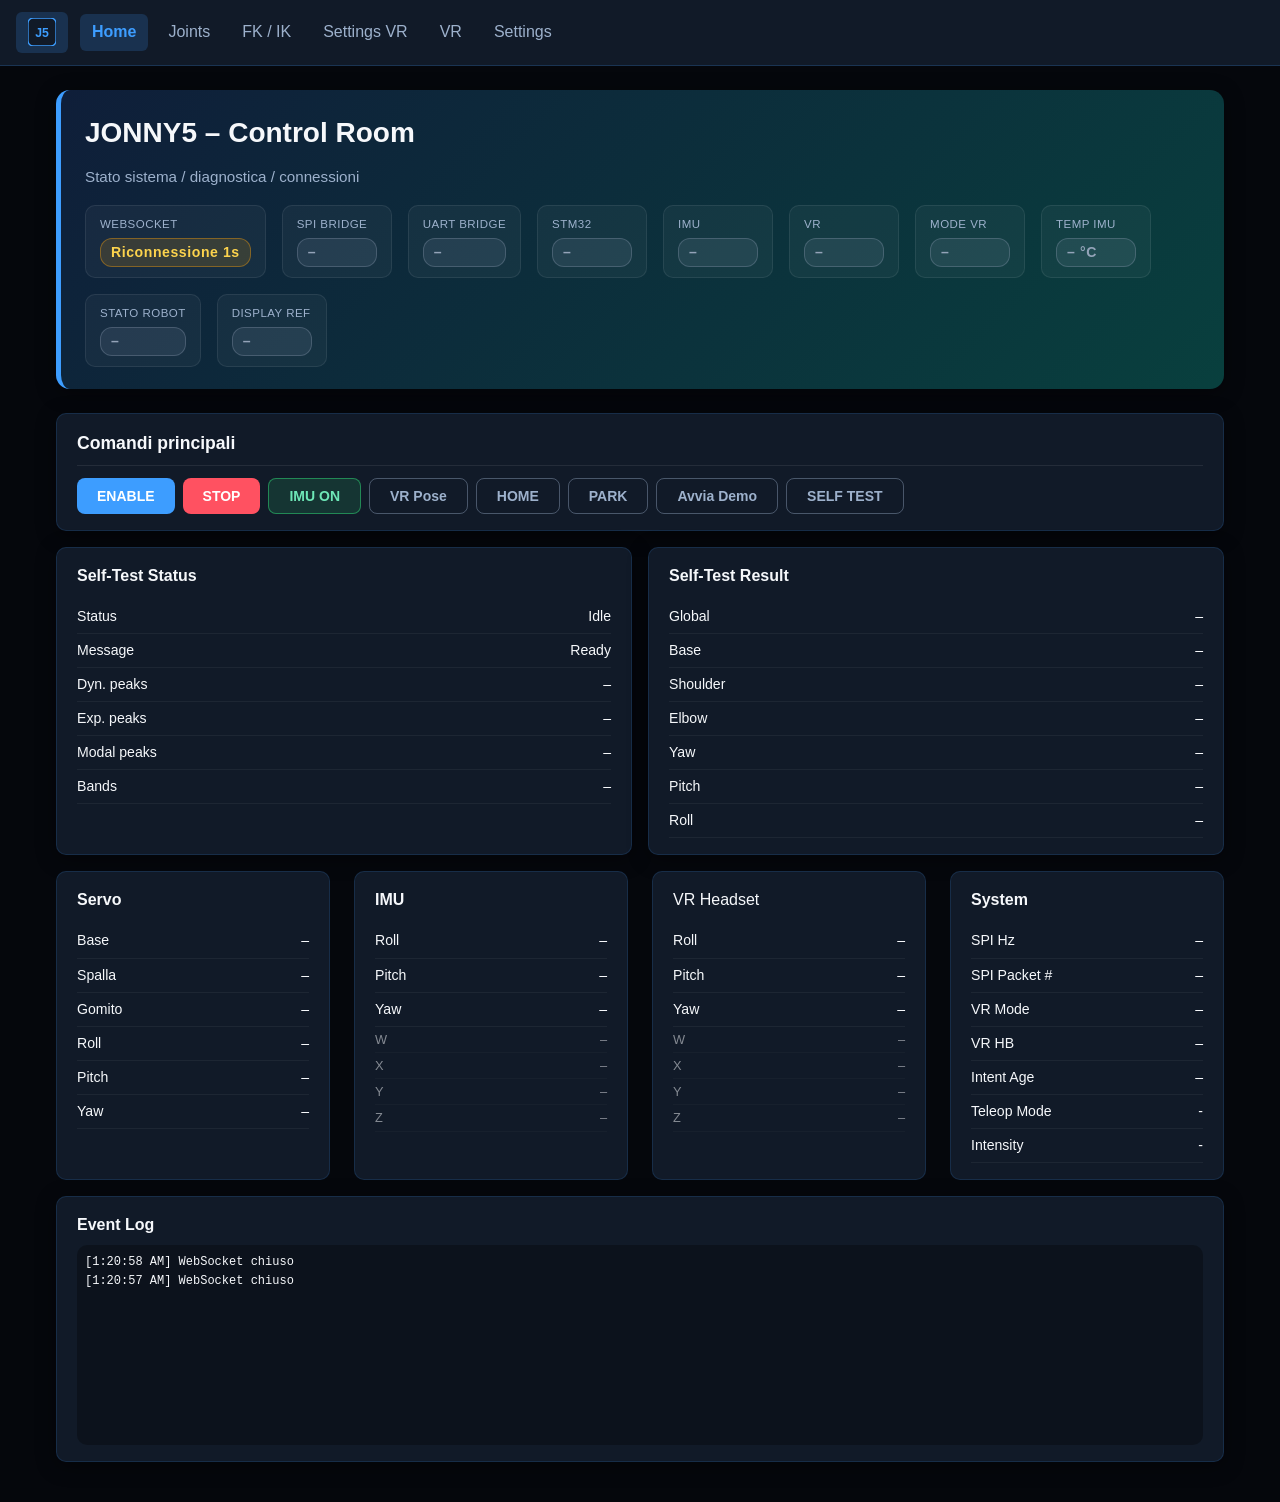
<file: web/dashboard/index.html>
<!DOCTYPE html>
<html lang="it">
<head>
    <meta charset="UTF-8" />
    <title>JONNY5 – Control Room</title>
    <link rel="stylesheet" href="../shared/css/base.css" />
    <link rel="stylesheet" href="css/dashboard.css" />
    <link rel="icon" type="image/svg+xml" href="img/favicon.svg" />
</head>

<body>
<div id="navbar"></div>

<div class="content">

    <!-- HERO -->
    <section class="hero panel-elevated">
        <h1 class="hero-title">JONNY5 – Control Room</h1>
        <p class="hero-subtitle">Stato sistema / diagnostica / connessioni</p>

        <div class="diagnostic-row">

            <div class="diag-box">
                <div class="diag-label">WebSocket</div>
                <div id="diag-ws" class="diag-value state-pill state-off">OFFLINE</div>
            </div>

            <div class="diag-box">
                <div class="diag-label">SPI Bridge</div>
                <div id="pill_spi" class="diag-value state-pill state-unknown">–</div>
            </div>

            <div class="diag-box">
                <div class="diag-label">UART Bridge</div>
                <div id="pill_uart" class="diag-value state-pill state-unknown">–</div>
            </div>

            <div class="diag-box">
                <div class="diag-label">STM32</div>
                <div id="pill_stm32" class="diag-value state-pill state-unknown">–</div>
            </div>

            <div class="diag-box">
                <div class="diag-label">IMU</div>
                <div id="pill_imu" class="diag-value state-pill state-unknown">–</div>
            </div>

            <div class="diag-box">
                <div class="diag-label">VR</div>
                <div id="pill_vr" class="diag-value state-pill state-unknown">–</div>
            </div>
            <div class="diag-box">
                <div class="diag-label">Mode VR</div>
                <div id="pill_hybrid" class="diag-value state-pill state-unknown">–</div>
            </div>

            <div class="diag-box">
                <div class="diag-label">Temp IMU</div>
                <div id="imu-temp" class="diag-value state-pill state-unknown">– °C</div>
            </div>

            <div class="diag-box">
                <div class="diag-label">Stato Robot</div>
                <div id="pill_robot_state" class="diag-value state-pill state-unknown">–</div>
            </div>

            <div class="diag-box">
                <div class="diag-label">Display Ref</div>
                <div id="imu-display-ref" class="diag-value state-pill state-unknown">–</div>
            </div>

        </div>
    </section>

    <!-- CONTROL BUTTONS -->
    <section class="panel panel-elevated">
        <h2 class="section-title">Comandi principali</h2>
        <div class="row" style="flex-wrap: nowrap; overflow-x: auto; gap: 0.5rem;">
            <button class="btn primary" id="btn-enable">ENABLE</button>
            <button class="btn danger" id="btn-stop">STOP</button>
            <button class="btn ghost" id="btn-imu-toggle">IMU</button>
            <button class="btn ghost" id="btn-vrpose">VR Pose</button>
            <button class="btn ghost" id="btn-home">HOME</button>
            <button class="btn ghost" id="btn-park">PARK</button>
            <button class="btn ghost" id="btn-demo">Avvia Demo</button>
            <button class="btn ghost" id="btn-self-test">SELF TEST</button>
        </div>
    </section>

    <section class="grid grid-2">
        <div class="panel panel-elevated">
            <h3 class="section-title">Self-Test Status</h3>
            <div class="telemetry-list">
                <div class="t-row"><span>Status</span><span id="self-test-status">Idle</span></div>
                <div class="t-row"><span>Message</span><span id="self-test-message">Ready</span></div>
                <div class="t-row"><span>Dyn. peaks</span><span id="self-test-dynamic-motion">–</span></div>
                <div class="t-row"><span>Exp. peaks</span><span id="self-test-vibration">–</span></div>
                <div class="t-row"><span>Modal peaks</span><span id="self-test-modal-vibration">–</span></div>
                <div class="t-row"><span>Bands</span><span id="self-test-bands">–</span></div>
            </div>
        </div>
        <div class="panel panel-elevated">
            <h3 class="section-title">Self-Test Result</h3>
            <div class="telemetry-list">
                <div class="t-row"><span>Global</span><span id="self-test-result">–</span></div>
                <div class="t-row"><span>Base</span><span id="self-test-base">–</span></div>
                <div class="t-row"><span>Shoulder</span><span id="self-test-shoulder">–</span></div>
                <div class="t-row"><span>Elbow</span><span id="self-test-elbow">–</span></div>
                <div class="t-row"><span>Yaw</span><span id="self-test-yaw">–</span></div>
                <div class="t-row"><span>Pitch</span><span id="self-test-pitch">–</span></div>
                <div class="t-row"><span>Roll</span><span id="self-test-roll">–</span></div>
            </div>
        </div>
    </section>

    <!-- TELEMETRIA -->
    <section class="grid grid-4">
        <div class="panel">
            <h3 class="section-title">Servo</h3>
            <div class="telemetry-list">
                <div class="t-row"><span>Base</span><span id="s-base">–</span></div>
                <div class="t-row"><span>Spalla</span><span id="s-spalla">–</span></div>
                <div class="t-row"><span>Gomito</span><span id="s-gomito">–</span></div>
                <div class="t-row"><span>Roll</span><span id="s-roll">–</span></div>
                <div class="t-row"><span>Pitch</span><span id="s-pitch">–</span></div>
                <div class="t-row"><span>Yaw</span><span id="s-yaw">–</span></div>
            </div>
        </div>

        <div class="panel">
            <h3 class="section-title">IMU</h3>
            <div class="telemetry-list">
                <div class="t-row"><span>Roll</span><span id="imu-roll">–</span></div>
                <div class="t-row"><span>Pitch</span><span id="imu-pitch">–</span></div>
                <div class="t-row"><span>Yaw</span><span id="imu-yaw">–</span></div>
                <div class="t-row t-row-muted"><span>W</span><span id="imu-qw">–</span></div>
                <div class="t-row t-row-muted"><span>X</span><span id="imu-qx">–</span></div>
                <div class="t-row t-row-muted"><span>Y</span><span id="imu-qy">–</span></div>
                <div class="t-row t-row-muted"><span>Z</span><span id="imu-qz">–</span></div>
            </div>
        </div>

        <div class="panel">
            <div class="panel-head">
                <div class="section-title">VR Headset</div>
            </div>
            <div class="telemetry-list">
                <div class="t-row"><span>Roll</span><span id="vr-roll">–</span></div>
                <div class="t-row"><span>Pitch</span><span id="vr-pitch">–</span></div>
                <div class="t-row"><span>Yaw</span><span id="vr-yaw">–</span></div>
                <div class="t-row t-row-muted"><span>W</span><span id="vr-qw">–</span></div>
                <div class="t-row t-row-muted"><span>X</span><span id="vr-qx">–</span></div>
                <div class="t-row t-row-muted"><span>Y</span><span id="vr-qy">–</span></div>
                <div class="t-row t-row-muted"><span>Z</span><span id="vr-qz">–</span></div>
            </div>
        </div>

        <div class="panel">
            <h3 class="section-title">System</h3>
            <div class="telemetry-list">
                <div class="t-row"><span>SPI Hz</span><span id="sys-spi-hz">–</span></div>
                <div class="t-row"><span>SPI Packet #</span><span id="sys-pkt">–</span></div>
                <div class="t-row"><span>VR Mode</span><span id="sys-vr-mode">–</span></div>
                <div class="t-row"><span>VR HB</span><span id="sys-hb">–</span></div>
                <div class="t-row"><span>Intent Age</span><span id="sys-intent-age">–</span></div>
                <div class="t-row"><span>Teleop Mode</span><span id="diag_teleop_mode">-</span></div>
                <div class="t-row"><span>Intensity</span><span id="diag_intensity">-</span></div>
            </div>
        </div>
    </section>

    <!-- EVENT LOG -->
    <section class="panel panel-elevated">
        <h3 class="section-title">Event Log</h3>
        <div id="event-log" class="event-log"></div>
    </section>

</div>

<script src="../shared/js/j5_config.js"></script>
<script type="module" src="js/dashboard.js"></script>
<script type="module" src="js/ws_dashboard.js"></script>
<script>
  fetch("navbar.html")
    .then(r => r.text())
    .then(html => {
      document.getElementById("navbar").innerHTML = html;
      document.dispatchEvent(new CustomEvent("navbar-loaded"));
    });
</script>
</body>
</html>
</file>
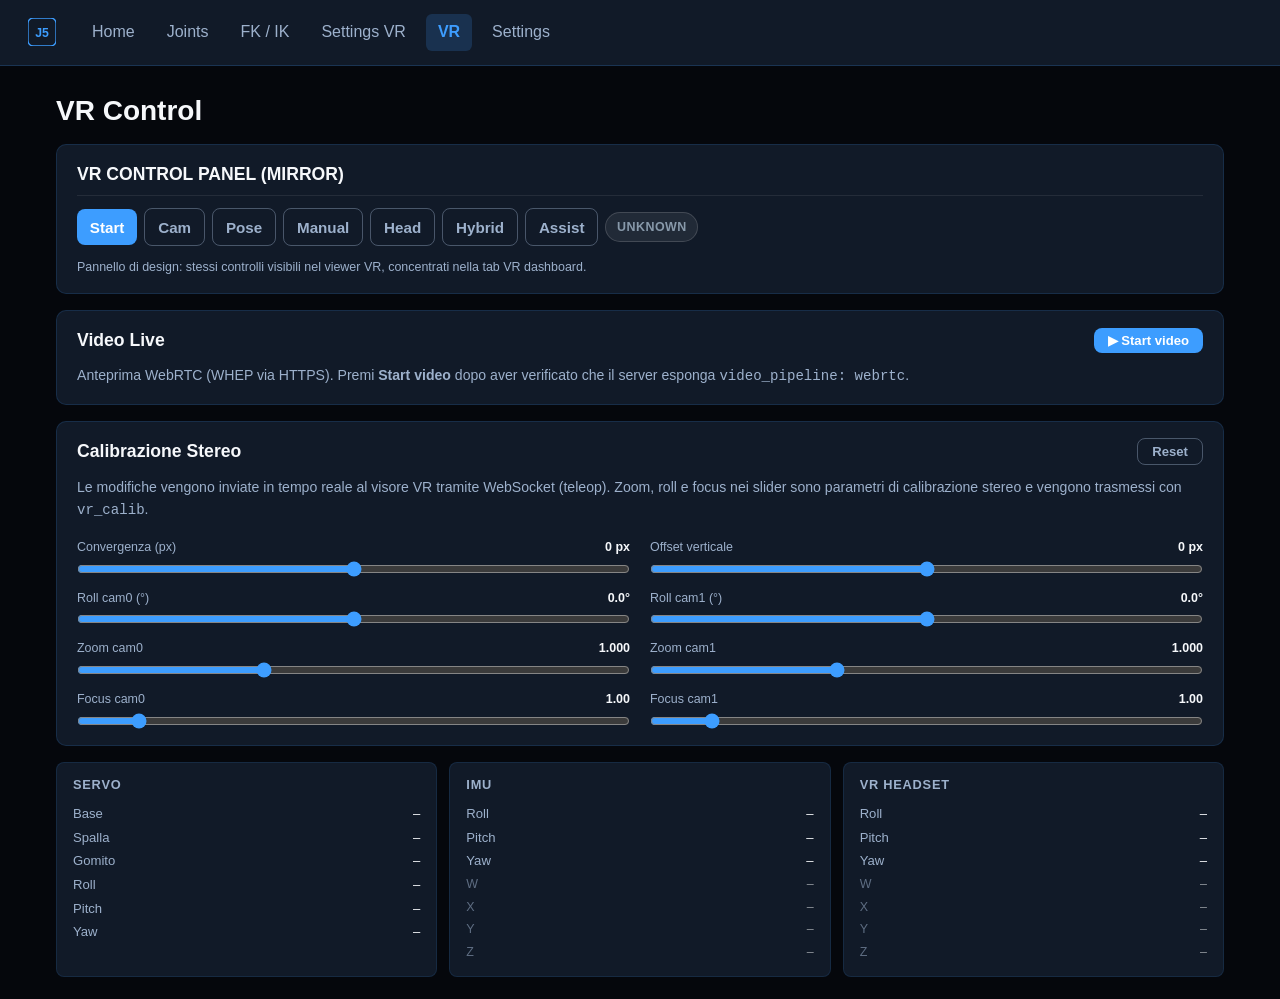
<file: web/dashboard/vr.html>
<!DOCTYPE html>
<html lang="it">
<head>
    <meta charset="UTF-8" />
    <title>JONNY5 – VR Control</title>
    <link rel="icon" href="img/favicon.svg" type="image/svg+xml" />
    <link rel="stylesheet" href="../shared/css/base.css" />
    <link rel="stylesheet" href="css/dashboard.css" />
    <style>
        /* ── Video side-by-side ─────────────────────────────────────────── */
        .vr-video-row {
            display: flex;
            gap: 8px;
            margin-bottom: 1rem;
        }
        .vr-video-box {
            flex: 1;
            min-width: 0;
            background: #0a0f18;
            border: 1px solid rgba(61, 157, 255, 0.15);
            border-radius: 8px;
            overflow: hidden;
            position: relative;
        }
        .vr-video-box img,
        .vr-video-box video {
            width: 100%;
            display: block;
            background: #000;
            aspect-ratio: 16/9;
            object-fit: cover;
        }
        .vr-video-label {
            position: absolute;
            top: 6px;
            left: 8px;
            font-size: 0.7rem;
            font-weight: 700;
            color: rgba(255,255,255,0.65);
            letter-spacing: 0.5px;
            pointer-events: none;
        }
        .vr-cam-status {
            font-size: 0.7rem;
            color: var(--muted, #9db1cc);
            padding: 4px 8px;
            text-align: center;
        }

        /* ── Calibrazione slider ────────────────────────────────────────── */
        .calib-grid {
            display: grid;
            grid-template-columns: 1fr 1fr;
            gap: 0.75rem 1.25rem;
        }
        @media (max-width: 600px) {
            .calib-grid { grid-template-columns: 1fr; }
            .vr-video-row { flex-direction: column; }
        }
        .calib-row {
            display: flex;
            flex-direction: column;
            gap: 4px;
        }
        .calib-row label {
            font-size: 0.78rem;
            color: var(--muted, #9db1cc);
            display: flex;
            justify-content: space-between;
        }
        .calib-row label span {
            font-weight: 600;
            color: var(--text, #f6f8fb);
            font-variant-numeric: tabular-nums;
        }
        input[type="range"].calib-slider {
            width: 100%;
            accent-color: var(--primary, #3d9dff);
        }

        /* ── Telemetria compatta ────────────────────────────────────────── */
        .vr-tele-grid {
            display: grid;
            grid-template-columns: repeat(3, 1fr);
            gap: 0.75rem;
        }
        @media (max-width: 700px) {
            .vr-tele-grid { grid-template-columns: 1fr 1fr; }
        }
        .vr-tele-panel {
            background: var(--panel, #111a28);
            border: 1px solid rgba(61, 157, 255, 0.12);
            border-radius: 8px;
            padding: 0.75rem 1rem;
        }
        .vr-tele-panel h3 {
            font-size: 0.8rem;
            color: var(--muted, #9db1cc);
            text-transform: uppercase;
            letter-spacing: 0.06em;
            margin: 0 0 0.5rem;
        }
        .vr-tele-row {
            display: flex;
            justify-content: space-between;
            font-size: 0.82rem;
            padding: 2px 0;
            color: var(--text, #f6f8fb);
        }
        .vr-tele-row span:first-child { color: var(--muted, #9db1cc); }
        .vr-tele-row--muted { opacity: 0.55; font-size: 0.78rem; }

        /* ── iframe video ───────────────────────────────────────────────── */
        .vr-iframe {
            width: 100%;
            aspect-ratio: 16/9;
            border: 0;
            background: #000;
            display: block;
        }
        .vr-video-err {
            color: var(--danger, #ff5161);
            font-size: 0.85rem;
            margin: 0 0 0.5rem;
        }

        /* ── VR DESIGN MIRROR PANEL ─────────────────────────────────────── */
        #vr-design-panel {
            display: flex;
            flex-wrap: wrap;
            gap: 0.5rem;
        }
        .vr-mirror-note {
            margin-top: 0.75rem;
            font-size: 0.78rem;
            color: var(--muted, #9db1cc);
        }
    </style>
</head>
<body>
<div id="navbar"></div>

<div class="content">
    <h1>VR Control</h1>

    <section class="panel">
        <h2 class="section-title">VR CONTROL PANEL (MIRROR)</h2>
        <!--
        VR DESIGN MIRROR PANEL
        This section mirrors the controls present in the VR page
        so the dashboard VR tab can be used to design the layout
        without opening the VR page.
        -->
        <div id="vr-design-panel"></div>
        <p class="vr-mirror-note">
            Pannello di design: stessi controlli visibili nel viewer VR, concentrati nella tab VR dashboard.
        </p>
    </section>

    <!-- ── Video feed ──────────────────────────────────────────────────── -->
    <section class="panel">
        <div class="panel-header">
            <h2>Video Live</h2>
            <button class="btn primary btn-sm" id="vr-btn-start">▶ Start video</button>
        </div>

        <p id="vr-video-err" class="vr-video-err" style="display:none;"></p>
        <div class="vr-video-row" id="vr-webrtc-row" style="display:none;">
            <div class="vr-video-box">
                <span class="vr-video-label">CAM 0 — SX (WebRTC)</span>
                <iframe id="vr-webrtc-iframe0" title="WebRTC cam0" class="vr-iframe"></iframe>
                <div class="vr-cam-status" id="vr-cam-status-webrtc0">in attesa…</div>
            </div>
            <div class="vr-video-box">
                <span class="vr-video-label">CAM 1 — DX (WebRTC)</span>
                <iframe id="vr-webrtc-iframe1" title="WebRTC cam1" class="vr-iframe"></iframe>
                <div class="vr-cam-status" id="vr-cam-status-webrtc1">in attesa…</div>
            </div>
        </div>

        <p class="section-copy" style="margin:0;">
            <span id="vr-video-desc">Anteprima WebRTC (WHEP via HTTPS). Premi <strong>Start video</strong> dopo aver verificato che il server esponga <code>video_pipeline: webrtc</code>.</span>
        </p>
    </section>

    <!-- ── Calibrazione stereo ──────────────────────────────────────────── -->
    <section class="panel">
        <div class="panel-header">
            <h2>Calibrazione Stereo</h2>
            <button class="btn ghost btn-sm" id="vr-btn-reset-calib">Reset</button>
        </div>
        <p class="section-copy">
            Le modifiche vengono inviate in tempo reale al visore VR tramite WebSocket (teleop).
            Zoom, roll e focus nei slider sono parametri di calibrazione stereo e vengono trasmessi con <code>vr_calib</code>.
        </p>

        <div class="calib-grid">

            <div class="calib-row">
                <label>Convergenza (px) <span id="calib-val-convPx">0 px</span></label>
                <input type="range" class="calib-slider" id="calib-slider-convPx"
                       min="-200" max="200" step="1" value="0" />
            </div>

            <div class="calib-row">
                <label>Offset verticale <span id="calib-val-vertPx">0 px</span></label>
                <input type="range" class="calib-slider" id="calib-slider-vertPx"
                       min="-200" max="200" step="1" value="0" />
            </div>

            <div class="calib-row">
                <label>Roll cam0 (°) <span id="calib-val-rollDeg0">0.0°</span></label>
                <input type="range" class="calib-slider" id="calib-slider-rollDeg0"
                       min="-5" max="5" step="0.1" value="0" />
            </div>

            <div class="calib-row">
                <label>Roll cam1 (°) <span id="calib-val-rollDeg1">0.0°</span></label>
                <input type="range" class="calib-slider" id="calib-slider-rollDeg1"
                       min="-5" max="5" step="0.1" value="0" />
            </div>

            <div class="calib-row">
                <label>Zoom cam0 <span id="calib-val-zoom0">1.000</span></label>
                <input type="range" class="calib-slider" id="calib-slider-zoom0"
                       min="0.50" max="2.00" step="0.002" value="1" />
            </div>

            <div class="calib-row">
                <label>Zoom cam1 <span id="calib-val-zoom1">1.000</span></label>
                <input type="range" class="calib-slider" id="calib-slider-zoom1"
                       min="0.50" max="2.00" step="0.002" value="1" />
            </div>

            <div class="calib-row" id="vr-focus-row-0">
                <label>Focus cam0 <span id="calib-val-focusPos0">1.00</span></label>
                <input type="range" class="calib-slider" id="calib-slider-focusPos0"
                       min="0" max="10" step="0.01" value="1" />
            </div>

            <div class="calib-row" id="vr-focus-row-1">
                <label>Focus cam1 <span id="calib-val-focusPos1">1.00</span></label>
                <input type="range" class="calib-slider" id="calib-slider-focusPos1"
                       min="0" max="10" step="0.01" value="1" />
            </div>

        </div>
    </section>

    <!-- ── Telemetria ───────────────────────────────────────────────────── -->
    <section>
        <div class="vr-tele-grid">

            <div class="vr-tele-panel">
                <h3>Servo</h3>
                <div class="vr-tele-row"><span>Base</span>   <span id="vr-s-base">–</span></div>
                <div class="vr-tele-row"><span>Spalla</span> <span id="vr-s-spalla">–</span></div>
                <div class="vr-tele-row"><span>Gomito</span> <span id="vr-s-gomito">–</span></div>
                <div class="vr-tele-row"><span>Roll</span>   <span id="vr-s-roll">–</span></div>
                <div class="vr-tele-row"><span>Pitch</span>  <span id="vr-s-pitch">–</span></div>
                <div class="vr-tele-row"><span>Yaw</span>    <span id="vr-s-yaw">–</span></div>
            </div>

            <div class="vr-tele-panel">
                <h3>IMU</h3>
                <div class="vr-tele-row"><span>Roll</span>  <span id="vr-imu-roll">–</span></div>
                <div class="vr-tele-row"><span>Pitch</span> <span id="vr-imu-pitch">–</span></div>
                <div class="vr-tele-row"><span>Yaw</span>   <span id="vr-imu-yaw">–</span></div>
                <div class="vr-tele-row vr-tele-row--muted"><span>W</span> <span id="vr-imu-qw">–</span></div>
                <div class="vr-tele-row vr-tele-row--muted"><span>X</span> <span id="vr-imu-qx">–</span></div>
                <div class="vr-tele-row vr-tele-row--muted"><span>Y</span> <span id="vr-imu-qy">–</span></div>
                <div class="vr-tele-row vr-tele-row--muted"><span>Z</span> <span id="vr-imu-qz">–</span></div>
            </div>

            <div class="vr-tele-panel">
                <h3>VR Headset</h3>
                <div class="vr-tele-row"><span>Roll</span>  <span id="vr-hmd-roll">–</span></div>
                <div class="vr-tele-row"><span>Pitch</span> <span id="vr-hmd-pitch">–</span></div>
                <div class="vr-tele-row"><span>Yaw</span>   <span id="vr-hmd-yaw">–</span></div>
                <div class="vr-tele-row vr-tele-row--muted"><span>W</span> <span id="vr-hmd-qw">–</span></div>
                <div class="vr-tele-row vr-tele-row--muted"><span>X</span> <span id="vr-hmd-qx">–</span></div>
                <div class="vr-tele-row vr-tele-row--muted"><span>Y</span> <span id="vr-hmd-qy">–</span></div>
                <div class="vr-tele-row vr-tele-row--muted"><span>Z</span> <span id="vr-hmd-qz">–</span></div>
            </div>

        </div>
    </section>

</div>

<script src="../shared/js/vr_controls.js"></script>
<script src="../shared/js/j5_config.js"></script>
<script type="module" src="js/dashboard.js"></script>
<script type="module" src="js/pages/vr.js"></script>
<script>
    fetch("navbar.html")
        .then(r => r.text())
        .then(html => {
            document.getElementById("navbar").innerHTML = html;
            document.dispatchEvent(new CustomEvent("navbar-loaded"));
        });
</script>
</body>
</html>
</file>
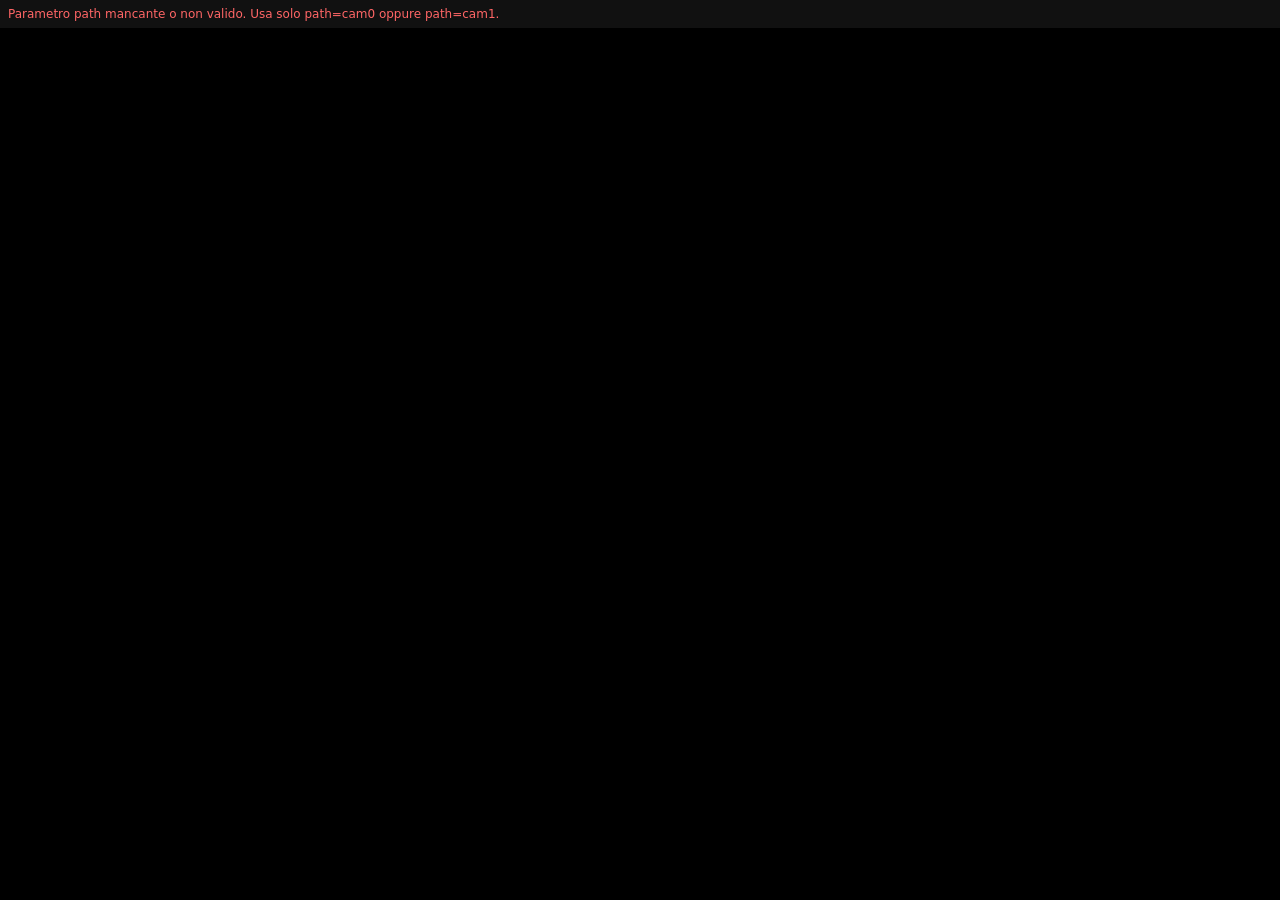
<file: web/dashboard/whep_cam_embed.html>
<!DOCTYPE html>
<html lang="it">
<head>
  <meta charset="utf-8">
  <meta name="viewport" content="width=device-width, initial-scale=1">
  <title>WHEP cam</title>
  <style>
    html, body { margin: 0; height: 100%; background: #111; color: #aaa; font: 12px/1.35 system-ui, sans-serif; }
    #err { display: none; padding: 6px 8px; color: #f66; white-space: pre-wrap; word-break: break-word; }
    .root { height: 100%; box-sizing: border-box; display: flex; flex-direction: column; }
    video { flex: 1; min-height: 0; width: 100%; object-fit: contain; background: #000; }
  </style>
</head>
<body>
  <div class="root">
    <div id="err"></div>
    <video id="v" playsinline muted autoplay></video>
  </div>
  <script>
(function () {
  var ALLOWED = { cam0: 1, cam1: 1 };
  var path = new URLSearchParams(window.location.search).get("path");
  var errEl = document.getElementById("err");
  var videoEl = document.getElementById("v");

  function showErr(msg) {
    errEl.textContent = msg;
    errEl.style.display = "block";
  }

  if (!path || !ALLOWED[path]) {
    showErr("Parametro path mancante o non valido. Usa solo path=cam0 oppure path=cam1.");
    return;
  }

  function connect() {
    var pc = new RTCPeerConnection({ iceServers: [] });
    pc.addTransceiver("video", { direction: "recvonly" });

    var streamTid;
    var streamPromise = new Promise(function (resolve, reject) {
      streamTid = setTimeout(function () {
        reject(new Error("Timeout in attesa del video (WHEP)"));
      }, 15000);
      pc.ontrack = function (ev) {
        var stream = (ev.streams && ev.streams[0])
          ? ev.streams[0]
          : ((ev.track && ev.track.kind === "video") ? new MediaStream([ev.track]) : null);
        if (stream) {
          clearTimeout(streamTid);
          resolve(stream);
        }
      };
      pc.onconnectionstatechange = function () {
        if (pc.connectionState === "failed") {
          clearTimeout(streamTid);
          reject(new Error("WebRTC: connessione fallita"));
        }
      };
    });

    pc.createOffer()
      .then(function (offer) { return pc.setLocalDescription(offer); })
      .then(function () {
        var base = window.location.origin;
        return fetch(base + "/api/webrtc-whep?path=" + encodeURIComponent(path), {
          method: "POST",
          headers: { "Content-Type": "application/sdp" },
          body: pc.localDescription.sdp,
        });
      })
      .then(function (resp) {
        if (!resp.ok) {
          return resp.text().then(function (t) {
            throw new Error("WHEP " + resp.status + (t ? ": " + String(t).slice(0, 240) : ""));
          });
        }
        return resp.text();
      })
      .then(function (answerSdp) {
        return pc.setRemoteDescription({ type: "answer", sdp: answerSdp });
      })
      .then(function () {
        return streamPromise;
      })
      .then(function (stream) {
        videoEl.srcObject = stream;
        errEl.style.display = "none";
        return videoEl.play();
      })
      .catch(function (e) {
        if (e && e.name === "NotAllowedError") {
          showErr("Riproduzione bloccata dal browser (autoplay).");
          return;
        }
        try { pc.close(); } catch (_) {}
        showErr(e && e.message ? e.message : String(e));
      });
  }

  connect();
})();
  </script>
</body>
</html>
</file>
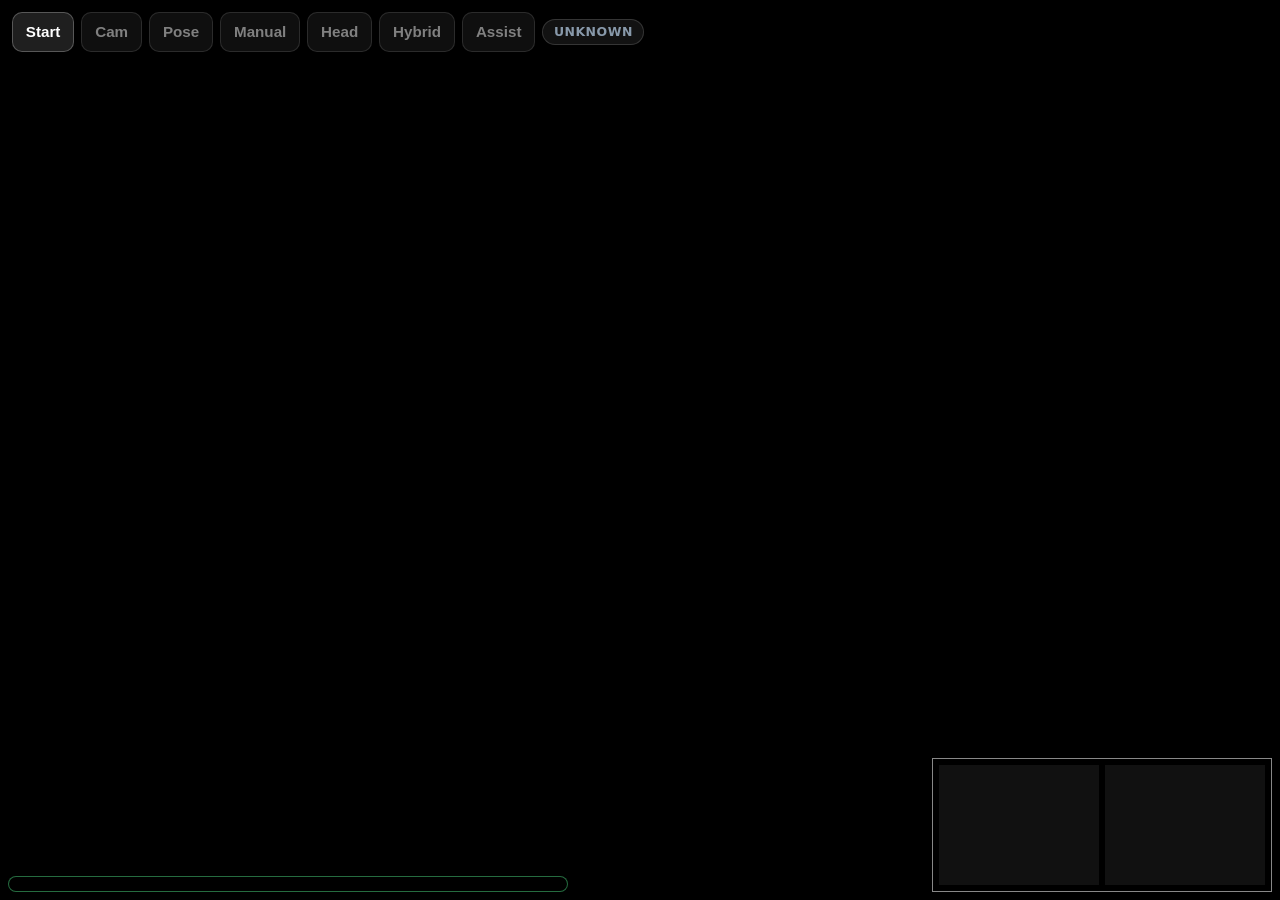
<file: web/vr/viewer_stereo_xr.html>
<!DOCTYPE html>
<html lang="it">
<head>
  <meta charset="utf-8" />
  <meta name="viewport" content="width=device-width,initial-scale=1,viewport-fit=cover" />
  <title>JONNY5 Stereo XR (cam0=L, cam1=R)</title>
  <style>
    html, body {
      margin: 0;
      padding: 0;
      background: #000;
      height: 100%;
      overflow: hidden;
      font-family: system-ui, -apple-system, Segoe UI, Roboto, sans-serif;
      color: #fff;
    }
    #ui {
      position: fixed;
      inset: 0 auto auto 0;
      padding: 12px;
      display: flex;
      gap: 8px;
      align-items: center;
      z-index: 10;
      background: linear-gradient(180deg, rgba(0,0,0,.75), rgba(0,0,0,0));
      width: 100%;
      box-sizing: border-box;
    }
    button {
      appearance: none;
      border: 1px solid rgba(255,255,255,.25);
      background: rgba(255,255,255,.12);
      color: #fff;
      padding: 10px 12px;
      border-radius: 10px;
      font-weight: 600;
      cursor: pointer;
    }
    button:disabled { opacity: .5; cursor: not-allowed; }
    button.active, .btn.ghost.active {
      background: rgba(46, 204, 113, 0.25);
      color: #6ee7b7;
      border-color: rgba(46, 204, 113, 0.7);
    }
    #status {
      opacity: .85;
      font-size: 14px;
      white-space: nowrap;
      overflow: hidden;
      text-overflow: ellipsis;
    }
    #ui {
      flex-wrap: nowrap;
      overflow-x: auto;
      overflow-y: hidden;
      scrollbar-width: none;
    }
    #ui::-webkit-scrollbar { display: none; }
    #canvas {
      width: 100vw;
      height: 100vh;
      display: block;
    }
    /* Fallback 2D preview */
    #preview {
      position: fixed;
      inset: 0;
      display: none;
      padding-top: 56px;
      box-sizing: border-box;
    }
    #previewInner {
      display: flex;
      gap: 8px;
      padding: 8px;
    }
    #previewInner video {
      width: 50%;
      background: #222;
    }

    /* --- HEAD MODE badge + overlay stop --- */
    #headModeBadge {
      position: fixed;
      top: 12px;
      left: 12px;
      z-index: 11;
      padding: 8px 14px;
      border-radius: 10px;
      font-size: 13px;
      font-weight: 700;
      letter-spacing: .3px;
      background: rgba(155, 89, 182, 0.85);
      border: 1px solid rgba(200,160,255,.5);
      color: #fff;
      display: none;
      user-select: none;
      pointer-events: none;
      animation: headPulse 1.8s ease-in-out infinite;
    }
    @keyframes headPulse {
      0%, 100% { opacity: 1; }
      50%       { opacity: 0.6; }
    }
    #btnStopHead {
      position: fixed;
      bottom: 18px;
      right: 18px;
      z-index: 12;
      padding: 12px 22px;
      border-radius: 12px;
      font-size: 15px;
      font-weight: 700;
      background: rgba(231,76,60,0.9);
      border: 1.5px solid rgba(255,120,100,.6);
      color: #fff;
      cursor: pointer;
      display: none;
      box-shadow: 0 4px 16px rgba(0,0,0,.5);
    }
    #btnStopHead:hover { background: rgba(192,57,43,0.95); }

    /* --- FEEDBACK TELEOPPOSE (ACK) --- */
    #teleopPoseBadge {
      position: fixed;
      top: 12px;
      right: 12px;
      z-index: 11;
      padding: 8px 10px;
      border-radius: 10px;
      font-size: 12px;
      font-weight: 700;
      letter-spacing: .2px;
      border: 1px solid rgba(255,255,255,.18);
      background: rgba(0,0,0,.35);
      color: rgba(255,255,255,.85);
      display: none;
      user-select: none;
      pointer-events: none;
    }
    #teleopPoseToast {
      position: fixed;
      top: 52px;
      right: 12px;
      z-index: 11;
      padding: 10px 12px;
      border-radius: 12px;
      font-size: 13px;
      font-weight: 700;
      background: rgba(16, 185, 129, .18); /* emerald */
      border: 1px solid rgba(16, 185, 129, .55);
      color: rgba(236, 253, 245, 1);
      opacity: 0;
      transform: translateY(-6px);
      transition: opacity 150ms ease, transform 150ms ease;
      pointer-events: none;
      display: none;
    }
    #teleopPoseToast.show {
      display: block;
      opacity: 1;
      transform: translateY(0);
    }

  </style>
</head>
<body>
  <!-- J5 VR viewer build 2026-03-08-debug -->
  <div id="debugOverlay" style="
   position: fixed; top: 0; left: 0; width: 100%;
   color: #00ff00; background: rgba(0,0,0,0.6); padding: 10px; font-size: 20px;
   z-index: 999999; display: none;
  "></div>
  <div id="videoDebugPanel" style="
   position: fixed; bottom: 8px; left: 8px;
   width: min(560px, calc(100vw - 16px)); box-sizing: border-box;
   color: #7dffaf; background: rgba(0,0,0,0.82); padding: 7px 9px; font-size: 11px; line-height: 1.35; font-family: monospace;
   z-index: 999998; max-height: 132px; overflow: auto; white-space: normal; word-break: break-word;
   border: 1px solid rgba(90,255,150,.42); border-radius: 10px;
   display: block;
  "></div>
  <div id="ui"></div>

  <div id="teleopPoseBadge">Pose VR: OK</div>
  <div id="teleopPoseToast">Teleop Pose applicata correttamente</div>

  <canvas id="canvas"></canvas>
  <!-- IMU/QUEST/Servo debug boxes removed — use dashboard for diagnostics -->

  <!-- Anteprima 2D: texture provengono dagli elementi WebRTC (WHEP); nessun MJPEG. -->
  <div id="preview">
    <div id="previewInner"></div>
  </div>
  <!-- Debug hard layer: preview visibile dei 2 HTMLVideoElement reali (pre-WebGL). -->
  <div id="videoPreviewDebug" style="
    position: fixed; right: 8px; bottom: 8px; z-index: 999997;
    display: flex; gap: 6px; background: rgba(0,0,0,0.75); padding: 6px; border: 1px solid #888;
  ">
    <video id="webrtcVidL" style="width:160px;height:120px;background:#111;object-fit:contain" playsinline autoplay muted></video>
    <video id="webrtcVidR" style="width:160px;height:120px;background:#111;object-fit:contain" playsinline autoplay muted></video>
  </div>

  <script src="../shared/js/j5_config.js"></script>
  <script src="../shared/js/vr_controls.js"></script>
  <script>
    // Fallback se j5_config.js non carica (es. preview file:// senza server).
    // Garantisce che J5_CONFIG sia sempre definito prima del resto dello script.
    if (typeof J5_CONFIG === "undefined") {
      window.J5_CONFIG = {
        WS_PORT: 8557,
        HTTPS_PORT: 8443,
        WS_RECONNECT_BASE_MS: 400,
        WS_RECONNECT_MAX_MS: 3000,
        WS_RECONNECT_FACTOR: 1.5,
        EVENT_LOG_MAX_ENTRIES: 50,
        SLIDER_DEBOUNCE_MS: 50,
        FK_THROTTLE_HZ: 10,
        MOTION_PROFILES: ["RTR3", "RTR5", "BB", "BCB"],
        JOINT_NAMES: ["base", "spalla", "gomito", "yaw", "pitch", "roll"],
        JOINT_LABELS: ["Base", "Spalla", "Gomito", "Yaw", "Pitch", "Roll"],
      };
    }

    // =========================================================================
    // SECTION 1: NETWORK — Captive portal keepalive
    // =========================================================================
    // Captive portal keepalive — exported for XR session control
    function cpStartTouch() {}
    function cpStopTouch() {}

    // =========================================================================
    // SECTION 2: CONFIG — Host, URLs, constants
    // =========================================================================
    // Host dinamico: usa l'IP/hostname con cui la pagina Ã¨ stata caricata.
    // Funziona su qualsiasi rete (hotspot 10.42.0.1, LAN ICS 192.168.137.x, router, ecc.).
    const J5_HOST = window.location.hostname;
    // Use same origin (host:port) as the HTTPS page so the browser reuses the already-trusted
    // TLS certificate. The HTTPS server proxies /ws → local WS server on port 8557.
    const TELEOP_WS_URL = `wss://${window.location.host}/ws`;
    const HTTPS_ROOT = `https://${J5_HOST}:${J5_CONFIG.HTTPS_PORT}/`;
    const PORT_TELEOP = J5_CONFIG.WS_PORT;
    const DEBUG_IMU_UI = false;
    window.TELEOP_DEBUG_VERBOSE = false;
    const uiRoot = document.getElementById("ui");
    if (typeof window.createVRControls === "function") {
      window.createVRControls(uiRoot);
    }
    /* Fallback se lo script esterno non carica: stessi pulsanti del viewer (path assoluto + insert). */
    if (uiRoot && !uiRoot.querySelector("#btnStart")) {
      const wrap = document.createElement("div");
      wrap.className = "vr-controls-inline";
      wrap.innerHTML =
        '<button class="btn primary" id="btnStart">Start</button>' +
        '<button class="btn ghost" id="btnVR" disabled>Cam</button>' +
        '<button class="btn ghost" id="btnTeleopPose" disabled>Pose</button>' +
        '<button class="btn ghost" id="btnTeleop" disabled>Manual</button>' +
        '<button class="btn ghost" id="btnTeleopHead" disabled>Head</button>' +
        '<button class="btn ghost" id="btnTeleopHybrid" disabled>Hybrid</button>' +
        '<button class="btn ghost" id="btnTeleopIk" disabled>Assist</button>' +
        '<span id="vr-robot-state-badge">UNKNOWN</span>';
      uiRoot.insertBefore(wrap, uiRoot.firstChild);
    }
    if (uiRoot && !document.getElementById("status")) {
      const st = document.createElement("span");
      st.id = "status";
      uiRoot.appendChild(st);
    }

    const debugOverlayEl = document.getElementById("debugOverlay");

    // =========================================================================
    // SECTION 3: WEBSOCKET — Teleop WS connection, reconnect, message routing
    // =========================================================================
    function safeSend(ws, payload) {
      if (!ws || ws.readyState !== WebSocket.OPEN) return false;
      ws.send(JSON.stringify(payload));
      return true;
    }
    let teleopWs = null;
    let teleopHeartbeat = 0;
    let teleopStarted = false;
    let teleopWsUrl = null;
    let teleopReconnectT = null;
    let teleopBackoffMs = J5_CONFIG.WS_RECONNECT_BASE_MS;
    let teleopAttemptCount = 0;
    let imuEnabled = false;
    let inVRSession = false;

    function enforceViewerHeadDefaults() {
      _sendUart("HEADSRC VISOR");
      _sendUart("VLEVEL OFF");
    }

    function _scheduleTeleopReconnect() {
      if (!teleopStarted) return;
      if (teleopReconnectT) return;
      const delay = teleopBackoffMs;
      teleopBackoffMs = Math.min(Math.trunc(teleopBackoffMs * J5_CONFIG.WS_RECONNECT_FACTOR), J5_CONFIG.WS_RECONNECT_MAX_MS);
      teleopReconnectT = setTimeout(() => {
        teleopReconnectT = null;
        openTeleopWebSocket();
      }, delay);
    }

    function openTeleopWebSocket() {
      // Non aprire WS se giÃ  aperto
      if (teleopWs && teleopWs.readyState === WebSocket.OPEN) {
        console.log("[WS] Teleop giÃ  aperto");
        return;
      }
      // Se sta giÃ  connettendo, lascia finire
      if (teleopWs && teleopWs.readyState === WebSocket.CONNECTING) {
        if (window.TELEOP_DEBUG_VERBOSE) console.log("[WS] Teleop connecting...");
        return;
      }

      teleopWsUrl = TELEOP_WS_URL;
      if (window.TELEOP_DEBUG_VERBOSE) console.log("[WS] teleop URL:", teleopWsUrl);
      console.log("[WS] Opening teleop WebSocket to", teleopWsUrl);

      try { teleopWs && teleopWs.close(); } catch (_) {}
      teleopWs = new WebSocket(teleopWsUrl);

      teleopWs.onopen = function () {
        console.log("[WS] Teleop WebSocket OPEN", teleopWsUrl);
        setStatus("VR attiva: TELEOP (WS connesso)");
        teleopBackoffMs = J5_CONFIG.WS_RECONNECT_BASE_MS;
        teleopAttemptCount = 0;
        enforceViewerHeadDefaults();
      };

      teleopWs.onclose = function (ev) {
        console.warn("[WS] Teleop WebSocket CLOSE", ev.code, ev.reason || "none");
        teleopWs = null;
        _scheduleTeleopReconnect();
      };

      teleopWs.onerror = function (err) {
        console.error("[WS] Teleop WebSocket ERROR", err);
        teleopAttemptCount++;
        _scheduleTeleopReconnect();
      };

      teleopWs.onmessage = function (ev) {
        // opzionale, se il server manda ack
        if (window.TELEOP_DEBUG_VERBOSE) console.log("[WS] Teleop message from server:", ev.data);
        try {
          const msg = JSON.parse(ev.data);
          if (msg && msg.teleop_pose_ack === true) {
            showTeleopPoseAck();
            /* Ripristina Manual VR (1) solo se HEAD mode NON Ã¨ in corso di attivazione.
             * Durante la sequenza _startHeadModeSequence l'ack viene intercettato
             * dal listener temporaneo nella Promise â€” qui non facciamo nulla. */
            if (!_headModeActive && !_headModeStarting) {
              teleopMode = 2;
              _syncModeButtons(2);
              setStatus("[TELEOP] Pose applicata â†’ ritorno Manual VR (2)");
            }
          }
          if (DEBUG_IMU_UI && msg && ("imu_valid" in msg || "imu_q_w" in msg)) {
            const w = typeof msg.imu_q_w === "number" ? msg.imu_q_w.toFixed(3) : "—";
            const x = typeof msg.imu_q_x === "number" ? msg.imu_q_x.toFixed(3) : "—";
            const y = typeof msg.imu_q_y === "number" ? msg.imu_q_y.toFixed(3) : "—";
            const z = typeof msg.imu_q_z === "number" ? msg.imu_q_z.toFixed(3) : "—";
            lastImuValues = { w, x, y, z };
            if (typeof updateImuTexture === "function") updateImuTexture();
          }
          if (msg && "imu_enabled" in msg) {
            imuEnabled = !!msg.imu_enabled;
          }
          if (msg && msg.robot_state !== undefined) {
            const badge = document.getElementById("vr-robot-state-badge");
            if (badge) {
              badge.textContent = msg.robot_state;
              const cls = { IDLE: "state-on", STOPPED: "state-off", SAFE: "state-warn" };
              badge.className = cls[msg.robot_state] || "";
            }
          }
          // Calibrazione stereo inviata dalla dashboard PC â†’ applica localmente e persiste in localStorage
          if (msg && msg.type === "vr_calib") {
            if (typeof msg.convPx    === "number") { convPx    = Math.trunc(msg.convPx);    localStorage.setItem("convPx",    String(convPx));    updateConvUI(); }
            if (typeof msg.vertPx    === "number") { vertPx    = Math.trunc(msg.vertPx);    localStorage.setItem("vertPx",    String(vertPx));    updateVertUI(); }
            if (typeof msg.rollDeg0  === "number") { rollDeg0  = msg.rollDeg0;               localStorage.setItem("rollDeg0",  String(rollDeg0));  updateRollScaleUI(); }
            if (typeof msg.rollDeg1  === "number") { rollDeg1  = msg.rollDeg1;               localStorage.setItem("rollDeg1",  String(rollDeg1));  updateRollScaleUI(); }
            if (typeof msg.zoom0     === "number") { zoom0     = msg.zoom0;                  localStorage.setItem("zoom0",     String(zoom0));     updateRollScaleUI(); }
            if (typeof msg.zoom1     === "number") { zoom1     = msg.zoom1;                  localStorage.setItem("zoom1",     String(zoom1));     updateRollScaleUI(); }
            if (typeof msg.focusPos0 === "number") { setFocusPos(0, msg.focusPos0); }
            if (typeof msg.focusPos1 === "number") { setFocusPos(1, msg.focusPos1); }
            if (typeof updateHudTexture === "function") try { updateHudTexture(); } catch (_) {}
            console.log("[VR_CALIB] parametri aggiornati dalla dashboard:", msg);
          }
        } catch (_) {}
      };
    }

    function startTeleopWs() {
      if (teleopStarted) return;
      teleopStarted = true;
      teleopBackoffMs = J5_CONFIG.WS_RECONNECT_BASE_MS;
      teleopAttemptCount = 0;
      openTeleopWebSocket();
    }

    function sendTeleopIntent(intent) {
      try {
        if (!teleopWs || teleopWs.readyState !== WebSocket.OPEN) {
          // Log quando il WebSocket non Ã¨ pronto (ogni 2 secondi per evitare spam)
          if (!sendTeleopIntent._lastWarn || (Date.now() - sendTeleopIntent._lastWarn) > 2000) {
            console.warn("[WS] Teleop non connesso, intent DROPPED. state=", teleopWs ? teleopWs.readyState : "null");
            if (window.TELEOP_DEBUG_VERBOSE) console.warn("[WS] teleop URL:", teleopWsUrl);
            setStatus("[TELEOP] WS non connesso â€” nessun comando inviato");
            sendTeleopIntent._lastWarn = Date.now();
          }
          return;
        }
        if (window.TELEOP_DEBUG_VERBOSE) console.log("[WS] intent SEND:", intent);
        safeSend(teleopWs, intent);
        // Log quando inviamo dati (ogni 100 invii = ~3 secondi a 30Hz)
        if (!sendTeleopIntent._sendCount) sendTeleopIntent._sendCount = 0;
        if (++sendTeleopIntent._sendCount % 100 === 0) {
          console.log("[teleop] Sent intent:", intent);
          console.log("[UI] mode:", intent.mode, "cmd:", intent.cmd ?? null);
        }
      } catch (e) {
        console.error("[teleop] Send error:", e);
        setStatus(`[TELEOP] Errore invio: ${e.message || e}`);
      }
    }

    // =========================================================================
    // SECTION 4: UI — Buttons, mode switching, HEAD/HYBRID/IK sequences
    // =========================================================================
    function showTeleopPoseAck() {
      const badge = document.getElementById("teleopPoseBadge");
      const toast = document.getElementById("teleopPoseToast");
      if (badge) {
        badge.style.display = "block";
        clearTimeout(showTeleopPoseAck._badgeT);
        showTeleopPoseAck._badgeT = setTimeout(() => { try { badge.style.display = "none"; } catch (_) {} }, 1200);
      }
      if (toast) {
        // reset animation
        toast.classList.remove("show");
        toast.style.display = "block";
        requestAnimationFrame(() => {
          toast.classList.add("show");
        });
        clearTimeout(showTeleopPoseAck._toastOutT);
        clearTimeout(showTeleopPoseAck._toastHideT);
        // fade-out 800ms su totale 1.2s
        showTeleopPoseAck._toastOutT = setTimeout(() => { try { toast.classList.remove("show"); } catch (_) {} }, 400);
        showTeleopPoseAck._toastHideT = setTimeout(() => { try { toast.style.display = "none"; } catch (_) {} }, 1200);
      }
    }

    const btnStart = document.getElementById("btnStart");
    const btnVR = document.getElementById("btnVR");
    const btnTeleop = document.getElementById("btnTeleop");
    const btnTeleopHead = document.getElementById("btnTeleopHead");
    const btnTeleopHybrid = document.getElementById("btnTeleopHybrid");
    const btnTeleopPose = document.getElementById("btnTeleopPose");
    const btnTeleopIk = document.getElementById("btnTeleopIk");

    // Stato teleop con tracking testa (HEAD/HYBRID).
    let _headModeActive = false;
    let _headModeStarting = false;

    function _setHeadModeUI(active) {
      _headModeActive = active;
    }

    /* Invia SAFE + ENABLE via UART e aspetta risposta (best-effort) */
    function _sendUart(cmd) {
      if (teleopWs && teleopWs.readyState === WebSocket.OPEN) {
        safeSend(teleopWs, { type: "uart", cmd });
      }
    }

    /*
     * Sequenza avvio HEAD mode:
     *  1. SAFE â†’ ENABLE  (porta firmware in STATE_IDLE)
     *  2. TELEOPPOSE      (robot va in VR pose â€” attende teleop_pose_ack)
     *  3. set_vr_mode=2   (avvia heartbeat HEAD sul backend, resetta calib IMU)
     *  4. enterVR("teleop") se non giÃ  in VR
     */
    async function _startHeadModeSequence(targetMode = 3) {
      if (_headModeStarting) return;
      // Consenti switch HEAD <-> HYBRID <-> altro senza restare bloccati su HEAD ASSIST (5).
      if (_headModeActive && teleopMode === targetMode) return;
      if (_headModeActive && teleopMode !== targetMode) {
        _stopHeadMode();
      }

      _headModeStarting = true;
      const isHybrid = targetMode === 4;
      const label = isHybrid ? "HYBRID" : "HEAD";

      setStatus("[" + label + "] Sequenza avvio: SAFE + ENABLE...");
      _sendUart("SAFE");
      await new Promise(r => setTimeout(r, 200));
      _sendUart("ENABLE");
      await new Promise(r => setTimeout(r, 200));

      if (isHybrid) {
        _sendUart("HYBRID ENABLE");
        await new Promise(r => setTimeout(r, 120));
      }
      enforceViewerHeadDefaults();

      setStatus("[" + label + "] Invio TELEOPPOSE — attendo conferma robot...");
      _sendUart("TELEOPPOSE");

      const ackOk = await new Promise(resolve => {
        const timeout = setTimeout(() => {
          teleopWs.removeEventListener("message", onAck);
          resolve(false);
        }, 5000);
        function onAck(ev) {
          try {
            const msg = JSON.parse(ev.data);
            if (msg && msg.teleop_pose_ack === true) {
              clearTimeout(timeout);
              teleopWs.removeEventListener("message", onAck);
              resolve(true);
            }
          } catch (_) {}
        }
        if (teleopWs) teleopWs.addEventListener("message", onAck);
        else { clearTimeout(timeout); resolve(false); }
      });

      if (!ackOk) {
        setStatus("[" + label + "] Nessun ACK VR pose (timeout 5s) — procedo comunque");
      } else {
        setStatus("[" + label + "] VR pose raggiunta — avvio modalità...");
      }

      if (teleopWs && teleopWs.readyState === WebSocket.OPEN) {
        teleopWs.send(JSON.stringify({ type: "set_vr_mode", mode: targetMode }));
      }
      teleopMode = targetMode;
      _syncModeButtons(targetMode);
      _setHeadModeUI(true);
      setStatus("[" + label + "] Tracking testa attivo — teleoperazione IMU in corso");

      if (!inVRSession) {
        try {
          await enterVR("teleop");
        } catch (e) {
          setStatus("[" + label + "] VR non avviabile: " + (e?.message || e));
        }
      } else {
        vrMode = "teleop";
      }

      _headModeStarting = false;
    }

    function _stopHeadMode() {
      if (!_headModeActive) return;
      if (teleopWs && teleopWs.readyState === WebSocket.OPEN) {
        teleopWs.send(JSON.stringify({ type: "set_vr_mode", mode: 2 }));
      }
      teleopMode = 2;
      _syncModeButtons(2);
      _headModeStarting = false;
      _setHeadModeUI(false);
      setStatus("[VR] Modalità assistita fermata → Manual VR (2)");
    }

    async function _startIkModeSequence() {
      if (_headModeStarting) return;
      if (_headModeActive && teleopMode === 5) return;
      if (_headModeActive) _stopHeadMode();

      _headModeStarting = true;
      try {
        setStatus("[HEAD ASSIST] Sequenza avvio: SAFE + ENABLE...");
        _sendUart("SAFE");
        await new Promise(r => setTimeout(r, 200));
      _sendUart("ENABLE");
      await new Promise(r => setTimeout(r, 200));
      enforceViewerHeadDefaults();

      setStatus("[HEAD ASSIST] Invio TELEOPPOSE — attendo conferma robot...");
        _sendUart("TELEOPPOSE");

        const ackOk = await new Promise(resolve => {
          const timeout = setTimeout(() => {
            teleopWs?.removeEventListener("message", onAck);
            resolve(false);
          }, 5000);
          function onAck(ev) {
            try {
              const msg = JSON.parse(ev.data);
              if (msg && msg.teleop_pose_ack === true) {
                clearTimeout(timeout);
                teleopWs?.removeEventListener("message", onAck);
                resolve(true);
              }
            } catch (_) {}
          }
          if (teleopWs) teleopWs.addEventListener("message", onAck);
          else {
            clearTimeout(timeout);
            resolve(false);
          }
        });

        if (!ackOk) {
          setStatus("[HEAD ASSIST] Nessun ACK VR pose (timeout 5s) — procedo comunque");
        } else {
          setStatus("[HEAD ASSIST] VR pose raggiunta — avvio modalita...");
        }

        if (teleopWs && teleopWs.readyState === WebSocket.OPEN) {
          teleopWs.send(JSON.stringify({ type: "set_vr_mode", mode: 5 }));
        }
        teleopMode = 5;
        _syncModeButtons(5);
        _setHeadModeUI(true);
        setStatus("[HEAD ASSIST] Attivo — doppio grip; testa guida il polso, braccio assiste se il polso va in overflow");

        if (!inVRSession) {
          try {
            await enterVR("teleop");
          } catch (e) {
            setStatus("[HEAD ASSIST] VR non avviabile: " + (e?.message || e));
          }
        } else {
          vrMode = "teleop";
        }
      } finally {
        _headModeStarting = false;
      }
    }
    // =========================================================================
    // SECTION 5: STEREO CALIBRATION — Convergence, vertical, roll, zoom, focus
    // =========================================================================
    const btnConvMinus = document.getElementById("btnConvMinus");
    const btnConvPlus = document.getElementById("btnConvPlus");
    const convValEl = document.getElementById("convVal");
    const btnVertMinus = document.getElementById("btnVertMinus");
    const btnVertPlus = document.getElementById("btnVertPlus");
    const vertValEl = document.getElementById("vertVal");
    const btnRollMinus = document.getElementById("btnRollMinus");
    const btnRollPlus = document.getElementById("btnRollPlus");
    const rollValEl = document.getElementById("rollVal");
    const btnScaleMinus = document.getElementById("btnScaleMinus");
    const btnScalePlus = document.getElementById("btnScalePlus");
    const scaleValEl = document.getElementById("scaleVal");
    const statusEl = document.getElementById("status");
    // =========================================================================
    // SECTION 6: WEBGL — Canvas, shaders, texture upload, stereo rendering
    // =========================================================================
    const canvas = document.getElementById("canvas");
    const preview = document.getElementById("preview");
    const webrtcVidL = document.getElementById("webrtcVidL");
    const webrtcVidR = document.getElementById("webrtcVidR");
    // Solo WHEP / MediaMTX: sorgenti GL sono sempre HTMLVideoElement WebRTC.
    let leftSourceEl = webrtcVidL;
    let rightSourceEl = webrtcVidR;

    // Debug: stato per pannello e root cause
    const videoDebugState = {
      pipeline: "â€”",
      cam0Connected: false,
      cam1Connected: false,
      videoWidthL: 0, videoHeightL: 0, readyStateL: -1, pausedL: true,
      videoWidthR: 0, videoHeightR: 0, readyStateR: -1, pausedR: true,
      currentTimeL: 0, currentTimeR: 0,
      stalledL: false, stalledR: false,
      lastTexUpdateL: 0, lastTexUpdateR: 0,
      xrActive: false,
      sourceLeft: "â€”", sourceRight: "â€”",
      xrDiagMode: "off",
      webrtcJitterL: "â€”", webrtcJitterR: "â€”", webrtcRttMs: "â€”",
    };
    function _fmtMs(v, digits = 1) {
      return Number.isFinite(v) ? v.toFixed(digits) : "Ã¢â‚¬â€";
    }
    function _fmtRttSummary(avgMs, leftMs, rightMs) {
      if (Number.isFinite(leftMs) || Number.isFinite(rightMs)) {
        return _fmtMs(avgMs, 0) + "ms (L=" + _fmtMs(leftMs, 0) + " R=" + _fmtMs(rightMs, 0) + ")";
      }
      return _fmtMs(avgMs, 0) + "ms";
    }
    function _avgFinite(values) {
      const nums = values.filter((v) => Number.isFinite(v));
      if (!nums.length) return null;
      return nums.reduce((a, b) => a + b, 0) / nums.length;
    }
    function updateVideoDebugPanel() {
      const s = videoDebugState;
      s.xrActive = inVRSession;
      if (leftSourceEl === webrtcVidL && webrtcVidL) {
        s.videoWidthL = webrtcVidL.videoWidth || 0;
        s.videoHeightL = webrtcVidL.videoHeight || 0;
        s.readyStateL = webrtcVidL.readyState;
        s.pausedL = webrtcVidL.paused;
        s.currentTimeL = Number(webrtcVidL.currentTime || 0);
        s.sourceLeft = webrtcVidL.srcObject && webrtcVidL.srcObject instanceof MediaStream ? "MediaStream" : (webrtcVidL.srcObject ? "other" : "â€”");
      } else {
        s.sourceLeft = leftSourceEl === webrtcVidL ? "WebRTC" : "â€”";
        s.videoWidthL = leftSourceEl === webrtcVidL && webrtcVidL ? webrtcVidL.videoWidth : 0;
        s.videoHeightL = leftSourceEl === webrtcVidL && webrtcVidL ? webrtcVidL.videoHeight : 0;
      }
      if (rightSourceEl === webrtcVidR && webrtcVidR) {
        s.videoWidthR = webrtcVidR.videoWidth || 0;
        s.videoHeightR = webrtcVidR.videoHeight || 0;
        s.readyStateR = webrtcVidR.readyState;
        s.pausedR = webrtcVidR.paused;
        s.currentTimeR = Number(webrtcVidR.currentTime || 0);
        s.sourceRight = webrtcVidR.srcObject && webrtcVidR.srcObject instanceof MediaStream ? "MediaStream" : (webrtcVidR.srcObject ? "other" : "â€”");
      } else {
        s.sourceRight = rightSourceEl === webrtcVidR ? "WebRTC" : "â€”";
        s.videoWidthR = rightSourceEl === webrtcVidR && webrtcVidR ? webrtcVidR.videoWidth : 0;
        s.videoHeightR = rightSourceEl === webrtcVidR && webrtcVidR ? webrtcVidR.videoHeight : 0;
      }
      s.webrtcJitterL = videoDebugStateLatency.jitterL != null ? videoDebugStateLatency.jitterL : "â€”";
      s.webrtcJitterR = videoDebugStateLatency.jitterR != null ? videoDebugStateLatency.jitterR : "â€”";
      s.webrtcRttMs = Number.isFinite(videoDebugStateLatency.rttMs) ? videoDebugStateLatency.rttMs : null;
      const e2eLiveMs = _avgFinite([videoDebugStateLatency.e2eL, videoDebugStateLatency.e2eR]);
      const jitterBufMs = _avgFinite([videoDebugStateLatency.jitterBufferL, videoDebugStateLatency.jitterBufferR]);
      const decodeMs = _avgFinite([videoDebugStateLatency.decodeL, videoDebugStateLatency.decodeR]);
      const fps = _avgFinite([videoDebugStateLatency.fpsL, videoDebugStateLatency.fpsR]);
      const el = document.getElementById("videoDebugPanel");
      if (!el) return;
      el.innerHTML = [
        "pipeline: " + s.pipeline + " | XR: " + (s.xrActive ? "YES" : "no") + " | xrtest=" + s.xrDiagMode,
        "cam0: " + (s.cam0Connected ? "OK" : "â€”") + " cam1: " + (s.cam1Connected ? "OK" : "â€”"),
        "L: " + s.videoWidthL + "x" + s.videoHeightL + " ready=" + s.readyStateL + " paused=" + s.pausedL + " t=" + s.currentTimeL.toFixed(2) + " stall=" + (s.stalledL ? "YES" : "no") + " src=" + s.sourceLeft,
        "R: " + s.videoWidthR + "x" + s.videoHeightR + " ready=" + s.readyStateR + " paused=" + s.pausedR + " t=" + s.currentTimeR.toFixed(2) + " stall=" + (s.stalledR ? "YES" : "no") + " src=" + s.sourceRight,
        "lastTex L=" + (s.lastTexUpdateL ? (Date.now() - s.lastTexUpdateL) + "ms ago" : "â€”") + " R=" + (s.lastTexUpdateR ? (Date.now() - s.lastTexUpdateR) + "ms ago" : "â€”"),
        "Stima ricezione WebRTC ~" + _fmtMs(e2eLiveMs, 0) + "ms | RTT=" + _fmtRttSummary(videoDebugStateLatency.rttMs, videoDebugStateLatency.rttMsL, videoDebugStateLatency.rttMsR) + " | buf=" + _fmtMs(jitterBufMs) + "ms | dec=" + _fmtMs(decodeMs) + "ms | fps=" + _fmtMs(fps, 0),
        "stima browser: rete+buffer+decode, esclusi camera/encoder/display",
        (function () {
          const rtt = parseFloat(s.webrtcRttMs);
          const jL = parseFloat(s.webrtcJitterL);
          const jR = parseFloat(s.webrtcJitterR);
          if ((!Number.isNaN(rtt) && rtt > 80) || (!Number.isNaN(jL) && jL > 50) || (!Number.isNaN(jR) && jR > 50)) {
            return "Rete lenta (visore Wi-Fi?): avvicina al router 5GHz.";
          }
          return "";
        })(),
      ].filter(Boolean).join("<br>");
    }

    function bindWebRTCVideoDebugHandlers() {
      function handler(side, evName) {
        return function (e) {
          console.log("[WebRTC video " + side + "] " + evName, e.type, side === "L" ? webrtcVidL : webrtcVidR);
        };
      }
      if (webrtcVidL) {
        webrtcVidL.onerror = function (e) { console.warn("[WebRTC video L] onerror", e, webrtcVidL.error); };
        webrtcVidL.onloadedmetadata = handler("L", "onloadedmetadata");
        webrtcVidL.oncanplay = handler("L", "oncanplay");
        webrtcVidL.onplaying = handler("L", "onplaying");
      }
      if (webrtcVidR) {
        webrtcVidR.onerror = function (e) { console.warn("[WebRTC video R] onerror", e, webrtcVidR.error); };
        webrtcVidR.onloadedmetadata = handler("R", "onloadedmetadata");
        webrtcVidR.oncanplay = handler("R", "oncanplay");
        webrtcVidR.onplaying = handler("R", "onplaying");
      }
    }
    function updateVideoDebugPanelCompact() {
      const s = videoDebugState;
      s.xrActive = inVRSession;
      if (leftSourceEl === webrtcVidL && webrtcVidL) {
        s.videoWidthL = webrtcVidL.videoWidth || 0;
        s.videoHeightL = webrtcVidL.videoHeight || 0;
        s.readyStateL = webrtcVidL.readyState;
        s.pausedL = webrtcVidL.paused;
        s.currentTimeL = Number(webrtcVidL.currentTime || 0);
      }
      if (rightSourceEl === webrtcVidR && webrtcVidR) {
        s.videoWidthR = webrtcVidR.videoWidth || 0;
        s.videoHeightR = webrtcVidR.videoHeight || 0;
        s.readyStateR = webrtcVidR.readyState;
        s.pausedR = webrtcVidR.paused;
        s.currentTimeR = Number(webrtcVidR.currentTime || 0);
      }
      s.webrtcJitterL = videoDebugStateLatency.jitterL != null ? videoDebugStateLatency.jitterL : "Ã¢â‚¬â€";
      s.webrtcJitterR = videoDebugStateLatency.jitterR != null ? videoDebugStateLatency.jitterR : "Ã¢â‚¬â€";
      s.webrtcRttMs = Number.isFinite(videoDebugStateLatency.rttMs) ? videoDebugStateLatency.rttMs : null;
      const e2eLiveMs = _avgFinite([videoDebugStateLatency.e2eL, videoDebugStateLatency.e2eR]);
      const jitterBufMs = _avgFinite([videoDebugStateLatency.jitterBufferL, videoDebugStateLatency.jitterBufferR]);
      const decodeMs = _avgFinite([videoDebugStateLatency.decodeL, videoDebugStateLatency.decodeR]);
      const fps = _avgFinite([videoDebugStateLatency.fpsL, videoDebugStateLatency.fpsR]);
      const el = document.getElementById("videoDebugPanel");
      if (!el) return;
      el.innerHTML = [
        "pipe=" + s.pipeline + " xr=" + (s.xrActive ? "YES" : "no") + " cam0=" + (s.cam0Connected ? "OK" : "Ã¢â‚¬â€") + " cam1=" + (s.cam1Connected ? "OK" : "Ã¢â‚¬â€"),
        "L " + s.videoWidthL + "x" + s.videoHeightL + " rs=" + s.readyStateL + " t=" + s.currentTimeL.toFixed(2) + " stall=" + (s.stalledL ? "YES" : "no"),
        "R " + s.videoWidthR + "x" + s.videoHeightR + " rs=" + s.readyStateR + " t=" + s.currentTimeR.toFixed(2) + " stall=" + (s.stalledR ? "YES" : "no"),
        "tex L=" + (s.lastTexUpdateL ? (Date.now() - s.lastTexUpdateL) + "ms" : "Ã¢â‚¬â€") + " R=" + (s.lastTexUpdateR ? (Date.now() - s.lastTexUpdateR) + "ms" : "Ã¢â‚¬â€"),
        "Stima ricezione WebRTC ~" + _fmtMs(e2eLiveMs, 0) + "ms | RTT=" + _fmtRttSummary(videoDebugStateLatency.rttMs, videoDebugStateLatency.rttMsL, videoDebugStateLatency.rttMsR) + " | buf=" + _fmtMs(jitterBufMs) + "ms | dec=" + _fmtMs(decodeMs) + "ms | fps=" + _fmtMs(fps, 0),
        "stima browser: rete+buffer+decode, esclusi camera/encoder/display",
        "jitter L=" + s.webrtcJitterL + "ms R=" + s.webrtcJitterR + "ms",
        (function () {
          const rtt = parseFloat(s.webrtcRttMs);
          const jL = parseFloat(s.webrtcJitterL);
          const jR = parseFloat(s.webrtcJitterR);
          if ((!Number.isNaN(rtt) && rtt > 80) || (!Number.isNaN(jL) && jL > 50) || (!Number.isNaN(jR) && jR > 50)) {
            return "Rete lenta (visore Wi-Fi?): avvicina al router 5GHz.";
          }
          return "";
        })(),
      ].filter(Boolean).join("<br>");
    }
    updateVideoDebugPanel = updateVideoDebugPanelCompact;
    bindWebRTCVideoDebugHandlers();
    // Monitor avanzamento currentTime (utile su Quest: detect stream sospeso in XR)
    if (_videoMonitorTimer) clearInterval(_videoMonitorTimer);
    _videoMonitorTimer = setInterval(() => {
      if (!webrtcVidL || !webrtcVidR) return;
      const nowL = Number(webrtcVidL.currentTime || 0);
      const nowR = Number(webrtcVidR.currentTime || 0);
      if (videoDebugState._prevTimeL === undefined) {
        videoDebugState._prevTimeL = nowL;
        videoDebugState._prevTimeR = nowR;
        return;
      }
      const dL = nowL - videoDebugState._prevTimeL;
      const dR = nowR - videoDebugState._prevTimeR;
      const activeL = leftSourceEl === webrtcVidL && inVRSession && !webrtcVidL.paused && !webrtcVidL.ended;
      const activeR = rightSourceEl === webrtcVidR && inVRSession && !webrtcVidR.paused && !webrtcVidR.ended;
      videoDebugState.stalledL = activeL && dL < 0.001;
      videoDebugState.stalledR = activeR && dR < 0.001;
      if (videoDebugState.stalledL || videoDebugState.stalledR) {
        console.warn("[XR] video currentTime stalled", { dL, dR, nowL, nowR, pausedL: webrtcVidL.paused, pausedR: webrtcVidR.paused });
      }
      videoDebugState._prevTimeL = nowL;
      videoDebugState._prevTimeR = nowR;
    }, 800);

    function setStatus(s) { try { if (statusEl) statusEl.textContent = s; } catch (_) {} console.log(s); }

    // ModalitÃ  VR:
    // - "stereo": calibrazione/controlli camera + HUD
    // - "teleop": solo visione in VR (controlli camera disabilitati)
    let vrMode = "stereo";

    // Modalità teleop (WS-TELEOP intent.mode): 0=CALIB, 1=POSE, 2=MANUAL, 3=HEAD, 4=HYBRID, 5=ASSIST
    let teleopMode = 2;

    // Evidenzia il pulsante della modalità attiva (.active); spegne gli altri.
    const _MODE_BTN_IDS = { 0: "btnVR", 2: "btnTeleop", 3: "btnTeleopHead", 4: "btnTeleopHybrid", 5: "btnTeleopIk" };
    function _syncModeButtons(mode) {
      Object.values(_MODE_BTN_IDS).forEach((id) => {
        const b = document.getElementById(id);
        if (b) b.classList.remove("active");
      });
      const activeId = _MODE_BTN_IDS[mode];
      if (activeId) {
        const b = document.getElementById(activeId);
        if (b) b.classList.add("active");
      }
    }

    // TELEOPPOSE viaggia via UART (ws_server.py type="uart"), non piÃ¹ via SPI intent.

    // Convergenza stereo (shift orizzontale per occhio) in "pixel virtuali".
    // Nota: localStorage Ã¨ per-device â†’ Quest1 e Quest2 avranno valori diversi automaticamente.
    // convPx = quanti pixel (circa) spostare la texture: L=+convPx, R=-convPx.
    let convPx = Math.trunc(Number(localStorage.getItem("convPx") || "0"));
    const convStepPx = 1; // step fine
    const convMinPx = -200;
    const convMaxPx = 200;
    function clampConvPx(v) { return Math.max(convMinPx, Math.min(convMaxPx, v)); }
    function updateConvUI() {
      try { if (convValEl) convValEl.textContent = "convPx=" + convPx; } catch (_) {}
      localStorage.setItem("convPx", String(convPx));
    }
    updateConvUI();
    function changeConv(delta) {
      if (vrMode === "teleop") return;
      convPx = clampConvPx(convPx + delta);
      updateConvUI();
      // Forza aggiornamento HUD immediato
      if (onXRFrame._lastHud !== undefined) {
        updateHudTexture();
      }
    }

    // Click singolo = 1 step. Pressione prolungata = scorre continuo (piÃ¹ lento).
    function bindHold(btn, stepFn) {
      let timer = null;
      let startTimeout = null;
      const start = (ev) => {
        ev?.preventDefault?.();
        try { stepFn(); } catch (_) {}
        // dopo una breve pausa, inizia lo scorrimento continuo (lento)
        if (startTimeout) clearTimeout(startTimeout);
        if (timer) clearInterval(timer);
        startTimeout = setTimeout(() => {
          timer = setInterval(() => { try { stepFn(); } catch (_) {} }, 160);
        }, 320);
      };
      const stop = () => {
        if (startTimeout) clearTimeout(startTimeout);
        startTimeout = null;
        if (timer) clearInterval(timer);
        timer = null;
      };
      btn.addEventListener("click", (e) => { e.preventDefault(); /* giÃ  gestito da pointer */ });
      btn.addEventListener("pointerdown", start);
      btn.addEventListener("pointerup", stop);
      btn.addEventListener("pointercancel", stop);
      btn.addEventListener("pointerleave", stop);
    }

    if (btnConvMinus && btnConvPlus) {
      bindHold(btnConvMinus, () => changeConv(-convStepPx));
      bindHold(btnConvPlus, () => changeConv(convStepPx));
    }

    // Offset verticale (stereo) in pixel: applicato uguale a entrambi gli occhi.
    let vertPx = Math.trunc(Number(localStorage.getItem("vertPx") || "0"));
    const vertStepPx = 1;
    const vertMinPx = -200;
    const vertMaxPx = 200;
    function clampVertPx(v) { return Math.max(vertMinPx, Math.min(vertMaxPx, v)); }
    function updateVertUI() {
      try { if (vertValEl) vertValEl.textContent = "vertPx=" + vertPx; } catch (_) {}
      localStorage.setItem("vertPx", String(vertPx));
    }
    updateVertUI();
    function changeVert(delta) {
      if (vrMode === "teleop") return;
      vertPx = clampVertPx(vertPx + delta);
      updateVertUI();
      // Forza aggiornamento HUD immediato
      if (onXRFrame._lastHud !== undefined) {
        updateHudTexture();
      }
    }
    if (btnVertMinus && btnVertPlus) {
      bindHold(btnVertMinus, () => changeVert(-vertStepPx));
      bindHold(btnVertPlus, () => changeVert(vertStepPx));
    }

    // Roll (rotazione) e Scale (zoom) per allineare le due camere.
    // Ora sono SEPARATI per cam0 (sx) e cam1 (dx), cosÃ¬ ogni controller puÃ² regolare la sua camera.
    let rollDeg0 = Number(localStorage.getItem("rollDeg0") || "0"); // gradi (cam0)
    let rollDeg1 = Number(localStorage.getItem("rollDeg1") || "0"); // gradi (cam1)
    let zoom0 = Number(localStorage.getItem("zoom0") || "1.000");   // cam0
    let zoom1 = Number(localStorage.getItem("zoom1") || "1.000");   // cam1
    const rollStepDeg = 0.1;
    const rollMinDeg = -5.0;
    const rollMaxDeg = 5.0;
    const zoomStep = 0.002; // 0.2%
    const zoomMin = 0.50;
    const zoomMax = 2.00;
    function clamp(v, a, b) { return Math.max(a, Math.min(b, v)); }
    function updateRollScaleUI() {
      try { if (rollValEl) rollValEl.textContent = "roll L=" + rollDeg0.toFixed(1) + "Â°  R=" + rollDeg1.toFixed(1) + "Â°"; } catch (_) {}
      try { if (scaleValEl) scaleValEl.textContent = "zoom L=" + zoom0.toFixed(3) + "  R=" + zoom1.toFixed(3); } catch (_) {}
      localStorage.setItem("rollDeg0", String(rollDeg0));
      localStorage.setItem("rollDeg1", String(rollDeg1));
      localStorage.setItem("zoom0", String(zoom0));
      localStorage.setItem("zoom1", String(zoom1));
    }
    updateRollScaleUI();
    function changeRoll(cam, deltaDeg) {
      if (cam === 0) rollDeg0 = clamp(rollDeg0 + deltaDeg, rollMinDeg, rollMaxDeg);
      else rollDeg1 = clamp(rollDeg1 + deltaDeg, rollMinDeg, rollMaxDeg);
      updateRollScaleUI();
      // Forza aggiornamento HUD immediato
      if (onXRFrame._lastHud !== undefined) {
        updateHudTexture();
      }
    }
    function changeZoom(cam, delta) {
      if (cam === 0) zoom0 = clamp(zoom0 + delta, zoomMin, zoomMax);
      else zoom1 = clamp(zoom1 + delta, zoomMin, zoomMax);
      updateRollScaleUI();
      // Forza aggiornamento HUD immediato
      if (onXRFrame._lastHud !== undefined) {
        updateHudTexture();
      }
    }
    // UI 2D: opzionale (nascosta nella pagina teleop/calib). Se i bottoni non esistono, saltiamo.
    if (btnRollMinus && btnRollPlus && btnScaleMinus && btnScalePlus) {
      // per default regola la camera destra (cam1)
      btnRollMinus.addEventListener("click", () => changeRoll(1, -rollStepDeg));
      btnRollPlus.addEventListener("click", () => changeRoll(1, rollStepDeg));
      btnScaleMinus.addEventListener("click", () => changeZoom(1, -zoomStep));
      btnScalePlus.addEventListener("click", () => changeZoom(1, zoomStep));
    }

    /** Connessione WebRTC via WHEP (proxy same-origin per evitare mixed content in VR). */
    // =========================================================================
    // SECTION 7: WEBRTC — WHEP connection, video stream setup
    // =========================================================================
    function _streamFromTrackEvent(ev) {
      if (ev && ev.streams && ev.streams[0]) return ev.streams[0];
      if (ev && ev.track && ev.track.kind === "video") return new MediaStream([ev.track]);
      return null;
    }

    async function connectWHEP(path) {
      console.log("[WebRTC] connectWHEP(" + path + ") start");
      const pc = new RTCPeerConnection({ iceServers: [] });
      pc.addTransceiver("video", { direction: "recvonly" });
      // Importante: registra ontrack PRIMA di setRemoteDescription per evitare race
      // in cui il track arriva immediatamente e il listener lo perde.
      const streamPromise = new Promise((resolve, reject) => {
        pc.ontrack = (ev) => {
          console.log("[WebRTC] ontrack fired for " + path + ", kind=" + (ev.track && ev.track.kind));
          const stream = _streamFromTrackEvent(ev);
          if (stream) resolve({ stream, pc });
        };
        pc.onconnectionstatechange = () => {
          if (pc.connectionState === "failed") reject(new Error("WebRTC failed"));
          if (pc.connectionState === "disconnected") console.warn("[WebRTC] disconnected:", path);
        };
        setTimeout(() => reject(new Error("WHEP ontrack timeout")), 15000);
      });
      const offer = await pc.createOffer();
      console.log("[WebRTC] connectWHEP(" + path + ") offer created");
      await pc.setLocalDescription(offer);
      const base = window.location.origin;
      const resp = await fetch(`${base}/api/webrtc-whep?path=${encodeURIComponent(path)}`, {
        method: "POST",
        headers: { "Content-Type": "application/sdp" },
        body: pc.localDescription.sdp,
      });
      if (!resp.ok) throw new Error(`WHEP ${path}: ${resp.status}`);
      const answerSdp = await resp.text();
      console.log("[WebRTC] connectWHEP(" + path + ") answer received");
      await pc.setRemoteDescription({ type: "answer", sdp: answerSdp });
      return streamPromise;
    }

    let webrtcPcL = null, webrtcPcR = null;
    let _webrtcLatencyTimer = null;
    var _videoMonitorTimer = null;
    const videoDebugStateLatency = {
      jitterL: null, jitterR: null,
      rttMs: null, rttMsL: null, rttMsR: null,
      framesDecodedL: null, framesDecodedR: null,
      jitterBufferL: null, jitterBufferR: null,
      decodeL: null, decodeR: null,
      fpsL: null, fpsR: null,
      e2eL: null, e2eR: null,
      _prevL: null, _prevR: null,
    };
    function resetVideoLatencyTelemetry() {
      videoDebugStateLatency.jitterL = null;
      videoDebugStateLatency.jitterR = null;
      videoDebugStateLatency.rttMs = null;
      videoDebugStateLatency.rttMsL = null;
      videoDebugStateLatency.rttMsR = null;
      videoDebugStateLatency.framesDecodedL = null;
      videoDebugStateLatency.framesDecodedR = null;
      videoDebugStateLatency.jitterBufferL = null;
      videoDebugStateLatency.jitterBufferR = null;
      videoDebugStateLatency.decodeL = null;
      videoDebugStateLatency.decodeR = null;
      videoDebugStateLatency.fpsL = null;
      videoDebugStateLatency.fpsR = null;
      videoDebugStateLatency.e2eL = null;
      videoDebugStateLatency.e2eR = null;
      videoDebugStateLatency._prevL = null;
      videoDebugStateLatency._prevR = null;
    }
    function _extractCandidatePairRttMs(stats) {
      for (const r of stats.values()) {
        if (r.type === "candidate-pair" && r.state === "succeeded" && typeof r.currentRoundTripTime === "number") {
          return r.currentRoundTripTime * 1000.0;
        }
      }
      return null;
    }
    async function pollWebRTCLatency() {
      if (!webrtcPcL || !webrtcPcR) return;
      try {
        const [statsL, statsR] = await Promise.all([webrtcPcL.getStats(), webrtcPcR.getStats()]);
        const getInboundVideo = (stats) => {
          for (const r of stats.values()) {
            if (r.type === "inbound-rtp" && r.kind === "video") {
              return { jitter: r.jitter, framesDecoded: r.framesDecoded, framesReceived: r.framesReceived };
            }
          }
          return null;
        };
        const getRtt = (stats) => {
          for (const r of stats.values()) {
            if (r.type === "candidate-pair" && r.state === "succeeded" && typeof r.currentRoundTripTime === "number") {
              return r.currentRoundTripTime * 1000;
            }
          }
          return null;
        };
        const inL = getInboundVideo(statsL);
        const inR = getInboundVideo(statsR);
        videoDebugStateLatency.jitterL = inL && inL.jitter != null ? (inL.jitter * 1000).toFixed(1) : "â€”";
        videoDebugStateLatency.jitterR = inR && inR.jitter != null ? (inR.jitter * 1000).toFixed(1) : "â€”";
        videoDebugStateLatency.framesDecodedL = inL && inL.framesDecoded != null ? inL.framesDecoded : null;
        videoDebugStateLatency.framesDecodedR = inR && inR.framesDecoded != null ? inR.framesDecoded : null;
        const rttL = getRtt(statsL);
        const rttR = getRtt(statsR);
        videoDebugStateLatency.rttMs = _avgFinite([rttL, rttR]);
        videoDebugStateLatency.rttMsL = rttL;
        videoDebugStateLatency.rttMsR = rttR;
      } catch (_) {}
    }

    // â”€â”€â”€â”€â”€â”€â”€â”€â”€â”€â”€â”€â”€â”€â”€â”€â”€â”€â”€â”€â”€â”€â”€â”€â”€â”€â”€â”€â”€â”€â”€â”€
    // WebXR stereo minimale (no librerie esterne)
    // â”€â”€â”€â”€â”€â”€â”€â”€â”€â”€â”€â”€â”€â”€â”€â”€â”€â”€â”€â”€â”€â”€â”€â”€â”€â”€â”€â”€â”€â”€â”€â”€
    function _extractInboundVideoStats(stats) {
      for (const r of stats.values()) {
        if (r.type === "inbound-rtp" && r.kind === "video") {
          return {
            timestamp: typeof r.timestamp === "number" ? r.timestamp : null,
            jitter: typeof r.jitter === "number" ? r.jitter * 1000.0 : null,
            framesDecoded: typeof r.framesDecoded === "number" ? r.framesDecoded : null,
            jitterBufferDelay: typeof r.jitterBufferDelay === "number" ? r.jitterBufferDelay : null,
            jitterBufferEmittedCount: typeof r.jitterBufferEmittedCount === "number" ? r.jitterBufferEmittedCount : null,
            totalDecodeTime: typeof r.totalDecodeTime === "number" ? r.totalDecodeTime : null,
            framesPerSecond: typeof r.framesPerSecond === "number" ? r.framesPerSecond : null,
          };
        }
      }
      return null;
    }
    function _deriveLatencyMetrics(current, prev, rttMs) {
      if (!current) return { jitterBufferMs: null, decodeMs: null, fps: null, e2eMs: null };
      let jitterBufferMs = null;
      let decodeMs = null;
      let fps = Number.isFinite(current.framesPerSecond) && current.framesPerSecond > 0 ? current.framesPerSecond : null;
      if (
        prev &&
        Number.isFinite(current.jitterBufferDelay) &&
        Number.isFinite(prev.jitterBufferDelay) &&
        Number.isFinite(current.jitterBufferEmittedCount) &&
        Number.isFinite(prev.jitterBufferEmittedCount)
      ) {
        const emittedDelta = current.jitterBufferEmittedCount - prev.jitterBufferEmittedCount;
        const delayDelta = current.jitterBufferDelay - prev.jitterBufferDelay;
        if (emittedDelta > 0 && delayDelta >= 0) jitterBufferMs = (delayDelta / emittedDelta) * 1000.0;
      }
      if (
        prev &&
        Number.isFinite(current.totalDecodeTime) &&
        Number.isFinite(prev.totalDecodeTime) &&
        Number.isFinite(current.framesDecoded) &&
        Number.isFinite(prev.framesDecoded)
      ) {
        const decodedDelta = current.framesDecoded - prev.framesDecoded;
        const decodeDelta = current.totalDecodeTime - prev.totalDecodeTime;
        if (decodedDelta > 0 && decodeDelta >= 0) {
          decodeMs = (decodeDelta / decodedDelta) * 1000.0;
          if (!fps && Number.isFinite(current.timestamp) && Number.isFinite(prev.timestamp)) {
            const dtMs = current.timestamp - prev.timestamp;
            if (dtMs > 0) fps = (decodedDelta * 1000.0) / dtMs;
          }
        }
      }
      const oneWayMs = Number.isFinite(rttMs) ? (rttMs * 0.5) : null;
      const frameWaitMs = Number.isFinite(fps) && fps > 0 ? (1000.0 / fps) * 0.5 : null;
      const parts = [oneWayMs, jitterBufferMs, decodeMs, frameWaitMs].filter((v) => Number.isFinite(v) && v >= 0);
      return {
        jitterBufferMs,
        decodeMs,
        fps,
        e2eMs: parts.length ? parts.reduce((a, b) => a + b, 0) : null,
      };
    }
    async function pollWebRTCLatencyLive() {
      if (!webrtcPcL || !webrtcPcR) return;
      try {
        const [statsL, statsR] = await Promise.all([webrtcPcL.getStats(), webrtcPcR.getStats()]);
        const inL = _extractInboundVideoStats(statsL);
        const inR = _extractInboundVideoStats(statsR);
        const rttL = _extractCandidatePairRttMs(statsL);
        const rttR = _extractCandidatePairRttMs(statsR);
        const rttAvg = _avgFinite([rttL, rttR]);
        const calcL = _deriveLatencyMetrics(inL, videoDebugStateLatency._prevL, Number.isFinite(rttL) ? rttL : rttAvg);
        const calcR = _deriveLatencyMetrics(inR, videoDebugStateLatency._prevR, Number.isFinite(rttR) ? rttR : rttAvg);
        videoDebugStateLatency.jitterL = inL && inL.jitter != null ? inL.jitter.toFixed(1) : "Ã¢â‚¬â€";
        videoDebugStateLatency.jitterR = inR && inR.jitter != null ? inR.jitter.toFixed(1) : "Ã¢â‚¬â€";
        videoDebugStateLatency.framesDecodedL = inL && inL.framesDecoded != null ? inL.framesDecoded : null;
        videoDebugStateLatency.framesDecodedR = inR && inR.framesDecoded != null ? inR.framesDecoded : null;
        videoDebugStateLatency.rttMs = rttAvg;
        videoDebugStateLatency.rttMsL = rttL;
        videoDebugStateLatency.rttMsR = rttR;
        videoDebugStateLatency.jitterBufferL = calcL.jitterBufferMs;
        videoDebugStateLatency.jitterBufferR = calcR.jitterBufferMs;
        videoDebugStateLatency.decodeL = calcL.decodeMs;
        videoDebugStateLatency.decodeR = calcR.decodeMs;
        videoDebugStateLatency.fpsL = calcL.fps;
        videoDebugStateLatency.fpsR = calcR.fps;
        videoDebugStateLatency.e2eL = calcL.e2eMs;
        videoDebugStateLatency.e2eR = calcR.e2eMs;
        videoDebugStateLatency._prevL = inL;
        videoDebugStateLatency._prevR = inR;
      } catch (_) {}
    }
    pollWebRTCLatency = pollWebRTCLatencyLive;

    const gl = canvas.getContext("webgl", { antialias: false, alpha: false, preserveDrawingBuffer: false, xrCompatible: true });
    if (!gl) {
      setStatus("WebGL non disponibile.");
    }

    function compileShader(type, src) {
      const sh = gl.createShader(type);
      gl.shaderSource(sh, src);
      gl.compileShader(sh);
      if (!gl.getShaderParameter(sh, gl.COMPILE_STATUS)) {
        throw new Error(gl.getShaderInfoLog(sh) || "Shader compile error");
      }
      return sh;
    }

    // Quad full-screen (clip space)
    const VS = `
      attribute vec2 aPos;
      attribute vec2 aUV;
      varying vec2 vUV;
      void main() {
        vUV = aUV;
        gl_Position = vec4(aPos, 0.0, 1.0);
      }
    `;
    const FS = `
      precision mediump float;
      varying vec2 vUV;
      uniform sampler2D uTex;
      uniform sampler2D uHudTex;
      uniform vec2 uScale;
      uniform vec2 uOffset;
      uniform vec2 uSampleShift;
      uniform float uZoom;
      uniform float uRollRad;
      uniform vec4 uHudRect; // x,y,w,h in screen UV (vUV)
      uniform sampler2D uImuTex;
      uniform vec4 uImuRect; // x,y,w,h in screen UV (0,0,0,0 = nascosto)
      void main() {
        // HUD overlay in screen space (vUV).
        vec4 hudColor = vec4(0.0);
        if (vUV.x >= uHudRect.x && vUV.x <= (uHudRect.x + uHudRect.z) &&
            vUV.y >= uHudRect.y && vUV.y <= (uHudRect.y + uHudRect.w)) {
          vec2 huv = (vUV - uHudRect.xy) / uHudRect.zw;
          hudColor = texture2D(uHudTex, huv);
        }
        // IMU overlay (stesso meccanismo HUD, per VR teleop â€“ come calibrazione)
        vec4 imuColor = vec4(0.0);
        if (uImuRect.w > 0.0 && vUV.x >= uImuRect.x && vUV.x <= (uImuRect.x + uImuRect.z) &&
            vUV.y >= uImuRect.y && vUV.y <= (uImuRect.y + uImuRect.w)) {
          vec2 iuv = (vUV - uImuRect.xy) / uImuRect.zw;
          imuColor = texture2D(uImuTex, iuv);
        }

        // uScale definisce la porzione del QUAD che contiene l'immagine (<= 1.0).
        vec2 uv = (vUV - uOffset) / uScale + uSampleShift;

        // Zoom (crop) e roll (rotazione) intorno al centro.
        vec2 p = uv - vec2(0.5, 0.5);
        p = p / max(uZoom, 0.0001);
        float c = cos(uRollRad);
        float s = sin(uRollRad);
        p = vec2(c * p.x - s * p.y, s * p.x + c * p.y);
        uv = p + vec2(0.5, 0.5);

        // fuori area = nero (letterbox/pillarbox)
        if (uv.x < 0.0 || uv.x > 1.0 || uv.y < 0.0 || uv.y > 1.0) {
          vec4 outColor = (hudColor.a > 0.0) ? hudColor : vec4(0.0, 0.0, 0.0, 1.0);
          gl_FragColor = mix(outColor, imuColor, imuColor.a);
        } else {
          vec4 base = texture2D(uTex, uv);
          vec4 withHud = mix(base, hudColor, hudColor.a);
          gl_FragColor = mix(withHud, imuColor, imuColor.a);
        }
      }
    `;

    const prog = gl.createProgram();
    gl.attachShader(prog, compileShader(gl.VERTEX_SHADER, VS));
    gl.attachShader(prog, compileShader(gl.FRAGMENT_SHADER, FS));
    gl.linkProgram(prog);
    if (!gl.getProgramParameter(prog, gl.LINK_STATUS)) {
      throw new Error(gl.getProgramInfoLog(prog) || "Program link error");
    }
    gl.useProgram(prog);

    const locPos = gl.getAttribLocation(prog, "aPos");
    const locUV = gl.getAttribLocation(prog, "aUV");
    const locTex = gl.getUniformLocation(prog, "uTex");
    const locHudTex = gl.getUniformLocation(prog, "uHudTex");
    const locScale = gl.getUniformLocation(prog, "uScale");
    const locOffset = gl.getUniformLocation(prog, "uOffset");
    const locSampleShift = gl.getUniformLocation(prog, "uSampleShift");
    const locZoom = gl.getUniformLocation(prog, "uZoom");
    const locRollRad = gl.getUniformLocation(prog, "uRollRad");
    const locHudRect = gl.getUniformLocation(prog, "uHudRect");
    const locImuTex = gl.getUniformLocation(prog, "uImuTex");
    const locImuRect = gl.getUniformLocation(prog, "uImuRect");

    // 2 triangoli per un quad full-screen
    const vbo = gl.createBuffer();
    gl.bindBuffer(gl.ARRAY_BUFFER, vbo);
    // x,y,u,v
    gl.bufferData(gl.ARRAY_BUFFER, new Float32Array([
      -1, -1,  0, 0,
       1, -1,  1, 0,
      -1,  1,  0, 1,
      -1,  1,  0, 1,
       1, -1,  1, 0,
       1,  1,  1, 1,
    ]), gl.STATIC_DRAW);

    gl.enableVertexAttribArray(locPos);
    gl.vertexAttribPointer(locPos, 2, gl.FLOAT, false, 16, 0);
    gl.enableVertexAttribArray(locUV);
    gl.vertexAttribPointer(locUV, 2, gl.FLOAT, false, 16, 8);
    gl.uniform1i(locTex, 0);
    gl.uniform1i(locHudTex, 1);
    gl.uniform1i(locImuTex, 2);
    gl.uniform4f(locImuRect, 0.0, 0.0, 0.0, 0.0);
    gl.uniform2f(locScale, 1.0, 1.0);
    gl.uniform2f(locOffset, 0.0, 0.0);
    gl.uniform2f(locSampleShift, 0.0, 0.0);
    gl.uniform1f(locZoom, 1.0);
    gl.uniform1f(locRollRad, 0.0);
    // HUD: colonna con valori
    const HUD_RECT_VISIBLE = { x: 0.22, y: 0.30, w: 0.18, h: 0.36 };
    const HUD_RECT_HIDDEN  = { x: 0.0,  y: 0.0,  w: 0.0,  h: 0.0 };
    let hudVisible = (localStorage.getItem("hudVisible") !== "0");
    function applyHudRect() {
      const r = hudVisible ? HUD_RECT_VISIBLE : HUD_RECT_HIDDEN;
      gl.uniform4f(locHudRect, r.x, r.y, r.w, r.h);
    }
    function toggleHudVisible() {
      hudVisible = !hudVisible;
      localStorage.setItem("hudVisible", hudVisible ? "1" : "0");
      applyHudRect();
      setStatus("HUD " + (hudVisible ? "ON" : "OFF") + " (Y su controller sx)");
    }
    applyHudRect();

    function makeVideoTexture() {
      const tex = gl.createTexture();
      gl.bindTexture(gl.TEXTURE_2D, tex);
      gl.texParameteri(gl.TEXTURE_2D, gl.TEXTURE_MIN_FILTER, gl.LINEAR);
      gl.texParameteri(gl.TEXTURE_2D, gl.TEXTURE_MAG_FILTER, gl.LINEAR);
      gl.texParameteri(gl.TEXTURE_2D, gl.TEXTURE_WRAP_S, gl.CLAMP_TO_EDGE);
      gl.texParameteri(gl.TEXTURE_2D, gl.TEXTURE_WRAP_T, gl.CLAMP_TO_EDGE);
      // init 1x1
      gl.texImage2D(gl.TEXTURE_2D, 0, gl.RGBA, 1, 1, 0, gl.RGBA, gl.UNSIGNED_BYTE, new Uint8Array([0,0,0,255]));
      return tex;
    }

    const texL = makeVideoTexture();
    const texR = makeVideoTexture();
    const XR_DIAG_MODE = new URLSearchParams(window.location.search).get("xrtest") || "off"; // off | solid | canvas
    videoDebugState.xrDiagMode = XR_DIAG_MODE;
    const diagCanvasL = document.createElement("canvas");
    const diagCanvasR = document.createElement("canvas");
    diagCanvasL.width = 640; diagCanvasL.height = 360;
    diagCanvasR.width = 640; diagCanvasR.height = 360;
    const diagCtxL = diagCanvasL.getContext("2d");
    const diagCtxR = diagCanvasR.getContext("2d");

    // HUD texture (canvas 2D â†’ WebGL)
    const hudCanvas = document.createElement("canvas");
    // HUD canvas compatta (solo valori)
    hudCanvas.width = 200;
    hudCanvas.height = 255;
    const hudCtx = hudCanvas.getContext("2d");
    const texHud = makeVideoTexture();

    function _pickStickAxes(gp) {
      const axes = gp?.axes || [];
      if (!axes || axes.length < 2) return { axX: 0, axY: 0, pair: -1, axesLen: (axes?.length || 0) };
      const a0 = Number(axes[0] || 0), a1 = Number(axes[1] || 0);
      const pair01 = { axX: a0, axY: a1, pair: 0, axesLen: axes.length };
      if (axes.length < 4) return pair01;
      const a2 = Number(axes[2] || 0), a3 = Number(axes[3] || 0);
      const pair23 = { axX: a2, axY: a3, pair: 2, axesLen: axes.length };
      const mag01 = Math.abs(a0) + Math.abs(a1);
      const mag23 = Math.abs(a2) + Math.abs(a3);
      // Su Quest lo stick puÃ² essere solo su (2,3): se (0,1) Ã¨ zero preferisci (2,3)
      if (mag01 < 0.02 && mag23 >= 0.02) return pair23;
      if (mag23 < 0.02 && mag01 >= 0.02) return pair01;
      return mag23 > mag01 ? pair23 : pair01;
    }

    /**
     * Sticky (0,1) vs (2,3): dopo la prima scelta resta sulla coppia finché entrambe le magnitudini
     * sommate non tornano sotto REL (stick rilasciato). Solo teleop stick sinistro — evita flip per rumore.
     */
    function _pickStickAxesSticky(gp, sticky) {
      const axes = gp?.axes || [];
      if (!axes || axes.length < 2) {
        if (sticky) sticky.pair = -1;
        return { axX: 0, axY: 0, pair: -1, axesLen: (axes?.length || 0) };
      }
      const a0 = Number(axes[0] || 0), a1 = Number(axes[1] || 0);
      const pair01 = { axX: a0, axY: a1, pair: 0, axesLen: axes.length };
      if (axes.length < 4) {
        if (sticky) sticky.pair = -1;
        return pair01;
      }
      const a2 = Number(axes[2] || 0), a3 = Number(axes[3] || 0);
      const pair23 = { axX: a2, axY: a3, pair: 2, axesLen: axes.length };
      const mag01 = Math.abs(a0) + Math.abs(a1);
      const mag23 = Math.abs(a2) + Math.abs(a3);
      const REL = 0.02;
      if (mag01 < REL && mag23 < REL) {
        sticky.pair = -1;
        return pair01;
      }
      if (sticky.pair === -1) {
        let p;
        if (mag01 < REL && mag23 >= REL) p = 2;
        else if (mag23 < REL && mag01 >= REL) p = 0;
        else p = (mag23 > mag01) ? 2 : 0;
        sticky.pair = p;
        return p === 0 ? pair01 : pair23;
      }
      return sticky.pair === 0 ? pair01 : pair23;
    }

    /** Deadzone circolare [-1,1] sullo stick sinistro MANUAL (allineata ~ a joy_dz 0.10 lato firmware). */
    function _teleopLeftCircularDeadzone(x, y, radius) {
      const r = Math.hypot(x, y);
      if (r <= radius || r < 1e-8) return { x: 0, y: 0 };
      const outR = (r - radius) / (1.0 - radius);
      const s = outR / r;
      return { x: x * s, y: y * s };
    }

    function drawHud() {
      if (!hudCtx) return;
      const w = hudCanvas.width, h = hudCanvas.height;
      hudCtx.clearRect(0, 0, w, h);
      // background
      hudCtx.fillStyle = "rgba(0,0,0,0.38)";
      hudCtx.fillRect(0, 0, w, h);
      hudCtx.strokeStyle = "rgba(255,255,255,0.25)";
      hudCtx.strokeRect(0.5, 0.5, w - 1, h - 1);

      hudCtx.fillStyle = "rgba(255,255,255,0.95)";
      hudCtx.font = "14px monospace";
      const afLabel = manualFocusEnabled ? "MAN" : "AUTO";
      const lines = [
        `L=${linkMode ? "ON" : "OFF"} off=${focusOffset01.toFixed(2)}`,
        `AF=${afLabel} [locale, no :8556]`,
        `f0=${focusPos0.toFixed(2)}`,
        `f1=${focusPos1.toFixed(2)}`,
        `r0=${rollDeg0.toFixed(1)}`,
        `r1=${rollDeg1.toFixed(1)}`,
        `z0=${zoom0.toFixed(3)}`,
        `z1=${zoom1.toFixed(3)}`,
        `c=${convPx}`,
        `v=${vertPx}`,
      ];
      let y = 22;
      for (const ln of lines) {
        hudCtx.fillText(ln, 12, y);
        y += 22;
      }
    }

    function updateHudTexture() {
      drawHud();
      gl.activeTexture(gl.TEXTURE1);
      gl.bindTexture(gl.TEXTURE_2D, texHud);
      gl.pixelStorei(gl.UNPACK_FLIP_Y_WEBGL, true);
      try {
        gl.texImage2D(gl.TEXTURE_2D, 0, gl.RGBA, gl.RGBA, gl.UNSIGNED_BYTE, hudCanvas);
      } catch (_) {}
    }

    // Texture IMU per VR teleop: colonna minimale W X Y Z + valori
    const imuCanvas = document.createElement("canvas");
    imuCanvas.width = 140;
    imuCanvas.height = 82;
    const imuCtx = imuCanvas.getContext("2d");
    const texImu = makeVideoTexture();
    let lastImuValues = { w: "â€”", x: "â€”", y: "â€”", z: "â€”" };
    function updateImuTexture() {
      if (!imuCtx) return;
      const w = imuCanvas.width, h = imuCanvas.height;
      imuCtx.clearRect(0, 0, w, h);
      imuCtx.fillStyle = "rgba(0,0,0,0.75)";
      imuCtx.fillRect(0, 0, w, h);
      imuCtx.strokeStyle = "rgba(0,255,0,0.4)";
      imuCtx.strokeRect(0.5, 0.5, w - 1, h - 1);
      imuCtx.fillStyle = "#0f0";
      imuCtx.font = "13px monospace";
      const v = lastImuValues;
      const lineH = 18;
      let y = 18;
      imuCtx.fillText("W  " + v.w, 8, y); y += lineH;
      imuCtx.fillText("X  " + v.x, 8, y); y += lineH;
      imuCtx.fillText("Y  " + v.y, 8, y); y += lineH;
      imuCtx.fillText("Z  " + v.z, 8, y);
      gl.activeTexture(gl.TEXTURE2);
      gl.bindTexture(gl.TEXTURE_2D, texImu);
      gl.pixelStorei(gl.UNPACK_FLIP_Y_WEBGL, true);
      try {
        gl.texImage2D(gl.TEXTURE_2D, 0, gl.RGBA, gl.RGBA, gl.UNSIGNED_BYTE, imuCanvas);
      } catch (_) {}
    }

    let _lastLogTexL = null, _lastLogTexR = null;
    function updateTexFromVideo(tex, imgEl) {
      // Usa TEXTURE0 per non interferire con HUD (TEXTURE1) e IMU (TEXTURE2).
      // Ottimizzazione: se l'elemento Ã¨ un <video> (es. WebRTC), upload diretto in texture
      // senza copia intermedia su canvas, per minor latenza di rendering.
      if (imgEl instanceof HTMLVideoElement && imgEl.readyState >= 1 && imgEl.videoWidth > 0) {
        const key = (tex === texL) ? "L" : "R";
        const now = Date.now();
        if (tex === texL) { videoDebugState.lastTexUpdateL = now; } else { videoDebugState.lastTexUpdateR = now; }
        const stateKey = key + imgEl.readyState + "x" + imgEl.videoWidth + "x" + imgEl.videoHeight;
        if ((key === "L" && _lastLogTexL !== stateKey) || (key === "R" && _lastLogTexR !== stateKey)) {
          console.log("[updateTexFromVideo] " + key + " video upload readyState=" + imgEl.readyState + " " + imgEl.videoWidth + "x" + imgEl.videoHeight);
          if (key === "L") _lastLogTexL = stateKey; else _lastLogTexR = stateKey;
        }
        gl.activeTexture(gl.TEXTURE0);
        gl.bindTexture(gl.TEXTURE_2D, tex);
        gl.pixelStorei(gl.UNPACK_FLIP_Y_WEBGL, true);
        try {
          gl.texImage2D(gl.TEXTURE_2D, 0, gl.RGBA, gl.RGBA, gl.UNSIGNED_BYTE, imgEl);
          if (inVRSession && key === "L" && !updateTexFromVideo._xrFirstOkL) {
            updateTexFromVideo._xrFirstOkL = true;
            console.log("[XR] first texImage2D success L", { w: imgEl.videoWidth, h: imgEl.videoHeight, readyState: imgEl.readyState });
          }
          if (inVRSession && key === "R" && !updateTexFromVideo._xrFirstOkR) {
            updateTexFromVideo._xrFirstOkR = true;
            console.log("[XR] first texImage2D success R", { w: imgEl.videoWidth, h: imgEl.videoHeight, readyState: imgEl.readyState });
          }
        } catch (e) {
          console.warn("[updateTexFromVideo] texImage2D error " + key + ":", e && e.message);
        }
        const glErr = gl.getError();
        if (glErr !== gl.NO_ERROR) {
          console.warn("[updateTexFromVideo] gl.getError after texImage2D", key, glErr);
        }
        return;
      }
      // Nessuna sorgente MJPEG: solo HTMLVideoElement WebRTC.
    }

    function resizeCanvasToDisplaySize() {
      const dpr = Math.max(1, Math.floor(window.devicePixelRatio || 1));
      const w = Math.floor(canvas.clientWidth * dpr);
      const h = Math.floor(canvas.clientHeight * dpr);
      if (canvas.width !== w || canvas.height !== h) {
        canvas.width = w; canvas.height = h;
      }
    }

    /** Disegna una singola view (usata in XR per occhio e in non-XR per metÃ  canvas). */
    function drawOneView(vpX, vpY, vpW, vpH, vid, tex, isRight) {
      gl.viewport(vpX, vpY, vpW, vpH);
      if (inVRSession && !drawOneView._xrLoggedOnce) {
        drawOneView._xrLoggedOnce = true;
        console.log("[XR] drawOneView first frame", {
          vpX, vpY, vpW, vpH, eye: isRight ? "R" : "L",
          source: vid instanceof HTMLVideoElement ? "video" : "canvas",
          tex: tex === texL ? "texL" : "texR",
        });
      }
      let vW = 0, vH = 0;
      if (vid instanceof HTMLVideoElement && vid.videoWidth > 0) {
        vW = vid.videoWidth;
        vH = vid.videoHeight;
      }
      let scaleX = 1.0, scaleY = 1.0, offX = 0.0, offY = 0.0;
      if (vW > 0 && vH > 0) {
        const videoAspect = vW / vH;
        const viewAspect = vpW / vpH;
        if (viewAspect > videoAspect) {
          scaleX = videoAspect / viewAspect;
          offX = (1.0 - scaleX) * 0.5;
        } else if (viewAspect < videoAspect) {
          scaleY = viewAspect / videoAspect;
          offY = (1.0 - scaleY) * 0.5;
        }
      }
      gl.uniform2f(locScale, scaleX, scaleY);
      gl.uniform2f(locOffset, offX, offY);
      let shiftUv = 0.0;
      if (vW > 0) shiftUv = convPx / vW;
      let shiftUvY = 0.0;
      if (vH > 0) shiftUvY = vertPx / vH;
      gl.uniform2f(locSampleShift, isRight ? -shiftUv : shiftUv, shiftUvY);
      const rollRad = (isRight ? rollDeg1 : rollDeg0) * Math.PI / 180.0;
      const zoom = isRight ? zoom1 : zoom0;
      gl.uniform1f(locRollRad, rollRad);
      gl.uniform1f(locZoom, zoom);
      gl.activeTexture(gl.TEXTURE0);
      gl.bindTexture(gl.TEXTURE_2D, tex);
      gl.drawArrays(gl.TRIANGLES, 0, 6);
      const glErr = gl.getError();
      if (glErr !== gl.NO_ERROR) {
        console.warn("[drawOneView] gl.getError after drawArrays", { eye: isRight ? "R" : "L", glErr, vpW, vpH, vW, vH });
      }
    }

    function uploadDiagTextures() {
      if (XR_DIAG_MODE === "solid") {
        gl.activeTexture(gl.TEXTURE0);
        gl.bindTexture(gl.TEXTURE_2D, texL);
        gl.texImage2D(gl.TEXTURE_2D, 0, gl.RGBA, 1, 1, 0, gl.RGBA, gl.UNSIGNED_BYTE, new Uint8Array([255, 0, 0, 255]));
        gl.bindTexture(gl.TEXTURE_2D, texR);
        gl.texImage2D(gl.TEXTURE_2D, 0, gl.RGBA, 1, 1, 0, gl.RGBA, gl.UNSIGNED_BYTE, new Uint8Array([0, 255, 0, 255]));
        if (!uploadDiagTextures._solidLogged) {
          uploadDiagTextures._solidLogged = true;
          console.log("[DIAG] solid mode active (L=red, R=green)");
        }
        return true;
      }
      if (XR_DIAG_MODE === "canvas") {
        const ts = Math.floor(performance.now());
        diagCtxL.fillStyle = "#200";
        diagCtxL.fillRect(0, 0, diagCanvasL.width, diagCanvasL.height);
        diagCtxL.fillStyle = "#f44";
        diagCtxL.font = "48px monospace";
        diagCtxL.fillText("LEFT " + ts, 20, 120);
        diagCtxR.fillStyle = "#020";
        diagCtxR.fillRect(0, 0, diagCanvasR.width, diagCanvasR.height);
        diagCtxR.fillStyle = "#4f4";
        diagCtxR.font = "48px monospace";
        diagCtxR.fillText("RIGHT " + ts, 20, 120);
        gl.activeTexture(gl.TEXTURE0);
        gl.bindTexture(gl.TEXTURE_2D, texL);
        gl.pixelStorei(gl.UNPACK_FLIP_Y_WEBGL, true);
        gl.texImage2D(gl.TEXTURE_2D, 0, gl.RGBA, gl.RGBA, gl.UNSIGNED_BYTE, diagCanvasL);
        gl.bindTexture(gl.TEXTURE_2D, texR);
        gl.texImage2D(gl.TEXTURE_2D, 0, gl.RGBA, gl.RGBA, gl.UNSIGNED_BYTE, diagCanvasR);
        if (!uploadDiagTextures._canvasLogged) {
          uploadDiagTextures._canvasLogged = true;
          console.log("[DIAG] canvas mode active");
        }
        return true;
      }
      return false;
    }

    /** Loop di rendering quando NON siamo in XR: aggiorna texture, pannello debug e disegna L/R side-by-side. */
    function onNonXRFrame() {
      requestAnimationFrame(onNonXRFrame);
      if (!started || inVRSession) return;
      resizeCanvasToDisplaySize();
      gl.bindFramebuffer(gl.FRAMEBUFFER, null);
      gl.viewport(0, 0, canvas.width, canvas.height);
      gl.disable(gl.DEPTH_TEST);
      gl.clearColor(0, 0, 0, 1);
      gl.clear(gl.COLOR_BUFFER_BIT);
      leftSourceEl = webrtcVidL;
      rightSourceEl = webrtcVidR;
      if (!uploadDiagTextures()) {
        updateTexFromVideo(texL, leftSourceEl);
        updateTexFromVideo(texR, rightSourceEl);
      }
      updateVideoDebugPanel();
      const w = canvas.width, h = canvas.height;
      const halfW = Math.floor(w / 2);
      drawOneView(0, 0, halfW, h, leftSourceEl, texL, false);
      drawOneView(halfW, 0, w - halfW, h, rightSourceEl, texR, true);
    }
    requestAnimationFrame(onNonXRFrame);

    let xrSession = null;
    let xrRefSpace = null;
    let xrLayer = null;

    function enableAllButtons() {
      if (btnVR) btnVR.disabled = false;
      if (btnTeleop) btnTeleop.disabled = false;
      if (btnTeleopHead) btnTeleopHead.disabled = false;
      if (btnTeleopHybrid) btnTeleopHybrid.disabled = false;
      if (btnTeleopPose) btnTeleopPose.disabled = false;
      if (btnTeleopIk) btnTeleopIk.disabled = false;
    }

    function disableButtonsDuringXR() {
      // In XR i pulsanti modalitÃ  restano cliccabili:
      // consente cambio modalitÃ  "al volo" senza refresh/restart camere.
      if (btnVR) btnVR.disabled = false;
      if (btnTeleop) btnTeleop.disabled = false;
      if (btnTeleopHead) btnTeleopHead.disabled = false;
      if (btnTeleopHybrid) btnTeleopHybrid.disabled = false;
      if (btnTeleopPose) btnTeleopPose.disabled = false;
      if (btnTeleopIk) btnTeleopIk.disabled = false;
    }

    async function enterVR(mode) {
      vrMode = mode || "stereo";
      if (!navigator.xr) {
        const httpsUrl = HTTPS_ROOT + "viewer_stereo_xr.html";
        setStatus("WebXR non disponibile qui: prova in HTTPS (" + httpsUrl + ")");
        preview.style.display = "block";
        return;
      }
      // Nota: immersive-vr richiede spesso HTTPS (secure context).
      disableButtonsDuringXR(); // disabilita solo finchÃ© la sessione XR Ã¨ attiva
      try {
        // DOM Overlay: permette <div> visibili in VR (Quest Browser lo supporta in secure context).
        const init = {
          requiredFeatures: [],
          optionalFeatures: ["dom-overlay"],
          domOverlay: { root: document.body },
        };
        try {
          xrSession = await navigator.xr.requestSession("immersive-vr", init);
        } catch (e) {
          // Fallback: se dom-overlay non Ã¨ supportato, riprova senza (non bloccare la VR).
          console.warn("[XR] requestSession(dom-overlay) fallita, retry senza overlay:", e);
          xrSession = await navigator.xr.requestSession("immersive-vr", { requiredFeatures: [] });
        }
      } catch (e) {
        // se la sessione non parte, ripristina subito la UI
        enableAllButtons();
        throw e;
      }
      inVRSession = true;
      videoDebugState.xrActive = true;
      // Stop captive portal keepalive during XR — WS is already connected
      cpStopTouch();
      // Su Quest il video puÃ² essere sospeso quando la pagina perde focus; riavvia play() all'ingresso in XR.
      if (leftSourceEl === webrtcVidL && webrtcVidL && webrtcVidL.srcObject) {
        webrtcVidL.play().then(() => console.log("[XR] webrtcVidL.play() after XR start OK")).catch((e) => console.warn("[XR] webrtcVidL.play() after XR start failed", e && e.message));
        webrtcVidR.play().then(() => console.log("[XR] webrtcVidR.play() after XR start OK")).catch((e) => console.warn("[XR] webrtcVidR.play() after XR start failed", e && e.message));
      }
      xrSession.addEventListener("end", () => {
        console.log("[XR] Session ended");
        cpStartTouch(); // Resume captive portal keepalive
        inVRSession = false;
        videoDebugState.xrActive = false;
        xrSession = null;
        xrRefSpace = null;
        xrLayer = null;
        vrMode = null;
        teleopMode = null;
        _syncModeButtons(null);
        // Nessun control WS legacy (8556) con pipeline MediaMTX-only.
        enableAllButtons(); // NON solo TeleopPose: tutti i pulsanti tornano disponibili
        setStatus("VR terminata.");
        // Nascondi overlay diagnostici e scritte rosse/verdi (resta solo IMU se attiva)
        if (debugOverlayEl) { debugOverlayEl.style.display = "none"; debugOverlayEl.innerHTML = ""; }
        const badge = document.getElementById("teleopPoseBadge"); if (badge) badge.style.display = "none";
        const toast = document.getElementById("teleopPoseToast"); if (toast) { toast.classList.remove("show"); toast.style.display = "none"; }
      });
      // Conv/Vert: NON usiamo piÃ¹ select/squeeze (click) perchÃ© su Quest puÃ² dare un â€œflashâ€/feedback fastidioso.
      // Li leggiamo in polling da gamepad.buttons nel loop XR (pressione continua = stessa fluiditÃ  degli altri controlli).

      await gl.makeXRCompatible?.();
      xrLayer = new XRWebGLLayer(xrSession, gl);
      xrSession.updateRenderState({ baseLayer: xrLayer });
      xrRefSpace = await xrSession.requestReferenceSpace("local");
      if (vrMode === "teleop") {
        // In teleop (Manual 1, Head 2, Hybrid 3, Pose 4): HUD off e controlli camera disabilitati
        try { hudVisible = false; localStorage.setItem("hudVisible", "0"); applyHudRect(); } catch (_) {}
        setStatus("VR attiva: TELEOP (controlli camera disabilitati).");
        // Layer teleop: prova a connettere WS 8557 in background (non blocca video/VR).
        startTeleopWs();
        if (typeof updateImuTexture === "function") updateImuTexture();
      } else {
        setStatus("VR attiva: stereo (L=cam0, R=cam1).");
      }
      xrSession.requestAnimationFrame(onXRFrame);
    }

    function _safeNum(x) { const v = Number(x); return Number.isFinite(v) ? v : 0; }
    // =========================================================================
    // SECTION 8: XR SESSION — Frame loop, controller input, intent dispatch
    // =========================================================================
    function onXRFrame(t, frame) {
      const session = frame.session;
      const pose = frame.getViewerPose(xrRefSpace);
      session.requestAnimationFrame(onXRFrame);
      if (!pose) return;

      const glLayer = session.renderState.baseLayer;
      gl.bindFramebuffer(gl.FRAMEBUFFER, glLayer.framebuffer);
      gl.disable(gl.DEPTH_TEST);
      gl.clearColor(0, 0, 0, 1);
      gl.clear(gl.COLOR_BUFFER_BIT);

      // aggiorna texture una volta per frame
      if (!uploadDiagTextures()) {
        updateTexFromVideo(texL, leftSourceEl);
        updateTexFromVideo(texR, rightSourceEl);
      }
      // HUD + controlli solo in modalitÃ  stereo (calibrazione).
      if (vrMode === "stereo") {
        // HUD: aggiorna a ~10Hz per non pesare troppo
        const nowHud = performance.now();
        if (!onXRFrame._lastHud || (nowHud - onXRFrame._lastHud) > 100) {
          updateHudTexture();
          onXRFrame._lastHud = nowHud;
        }

        // Joystick in VR:
        // - Stick Y:          fuoco separato (sx controller -> cam0, dx controller -> cam1)
        // - Stick X:          SCALE o ROLL per quella camera (toggle con click dello stick SINISTRO)
        // - Click stick DX:   autofocus continuo entrambe le camere
        // - Click stick SX:   toggle mode SCALE <-> ROLL
        // Debounce per evitare iper-sensibilitÃ  (ridotto per risposta piÃ¹ rapida).
        const now = performance.now();
        if (!onXRFrame._lastJoy) onXRFrame._lastJoy = 0;
        if (now - onXRFrame._lastJoy > 50) {
          try {
          if (!onXRFrame._mode) onXRFrame._mode = { left: 0, right: 0 }; // 0=scale, 1=roll
          if (!onXRFrame._thumbPrev) onXRFrame._thumbPrev = { left: false, right: false };
          if (!onXRFrame._joyDbg) onXRFrame._joyDbg = {
            left: { axX: 0, axY: 0, pair: -1, axesLen: 0, mode: 0, hasGp: false },
            right: { axX: 0, axY: 0, pair: -1, axesLen: 0, mode: 0, hasGp: false },
          };

          for (const src of session.inputSources) {
            const hand = src.handedness || "none";
            if (hand !== "left" && hand !== "right") continue;

            const gp = src.gamepad;
            const cam = (hand === "left") ? 0 : 1;
            const modeNow = onXRFrame._mode[hand] || 0;

            if (!gp) {
              onXRFrame._joyDbg[hand] = { axX: 0, axY: 0, pair: -1, axesLen: 0, mode: modeNow, hasGp: false };
              continue;
            }

            const { axX, axY, pair, axesLen } = _pickStickAxes(gp);
            onXRFrame._joyDbg[hand] = { axX, axY, pair, axesLen, mode: modeNow, hasGp: true };

            // Pulsante A sul controller destro: entrambe le camere in autofocus (continuous)
            // Mapping tipico Quest: buttons[4] = A (right), buttons[5] = B (right).
            if (hand === "right") {
              if (!onXRFrame._btnPrev) onXRFrame._btnPrev = { A: false, B: false };
              const aPressed = !!gp.buttons?.[4]?.pressed;
              if (aPressed && !onXRFrame._btnPrev.A) {
                setAutofocusBoth();
              }
              onXRFrame._btnPrev.A = aPressed;

              // Pulsante B: disattiva AF e passa a manuale (fuoco separato per camera via stick)
              const bPressed = !!gp.buttons?.[5]?.pressed;
              if (bPressed && !onXRFrame._btnPrev.B) {
                setManualFocusMode();
              }
              onXRFrame._btnPrev.B = bPressed;
            }

            // Pulsante X sul controller SINISTRO: toggle modalitÃ  LINK (focus/roll/zoom insieme)
            // Mapping tipico Quest: buttons[4] = X (left), buttons[5] = Y (left).
            if (hand === "left") {
              if (!onXRFrame._btnPrevL) onXRFrame._btnPrevL = { X: false, Y: false };
              const xPressed = !!gp.buttons?.[4]?.pressed;
              if (xPressed && !onXRFrame._btnPrevL.X) {
                toggleLinkMode();
              }
              onXRFrame._btnPrevL.X = xPressed;

              // Pulsante Y: mostra/nascondi HUD
              const yPressed = !!gp.buttons?.[5]?.pressed;
              if (yPressed && !onXRFrame._btnPrevL.Y) {
                toggleHudVisible();
              }
              onXRFrame._btnPrevL.Y = yPressed;
            }

            // Click thumbstick:
            //   controller DESTRO  â†’ autofocus entrambe le camere (continuous)
            //   controller SINISTRO â†’ toggle mode SCALE <-> ROLL (come prima)
            const thumbIdx = (gp.buttons && gp.buttons.length > 3) ? 3 : -1;
            if (thumbIdx >= 0) {
              const pressed = !!gp.buttons[thumbIdx]?.pressed;
              const prev = onXRFrame._thumbPrev[hand] || false;
              if (pressed && !prev) {
                if (hand === "right") {
                  setAutofocusBoth();
                } else {
                  onXRFrame._mode[hand] = onXRFrame._mode[hand] ? 0 : 1;
                  setStatus("left stick mode = " + (onXRFrame._mode[hand] ? "ROLL" : "SCALE"));
                }
              }
              onXRFrame._thumbPrev[hand] = pressed;
            }

            // Conv/Vert fluidi (pressione continua) usando trigger/grip come bottoni:
            // - Trigger: Conv (sx = -, dx = +)
            // - Grip:    Vert (sx = -, dx = +)
            // Indici tipici Oculus/Quest: 0=trigger, 1=grip, 3=thumbstick (giÃ  usato sopra).
            const trig = !!gp.buttons?.[0]?.pressed || (Number(gp.buttons?.[0]?.value || 0) > 0.85);
            const grip = !!gp.buttons?.[1]?.pressed || (Number(gp.buttons?.[1]?.value || 0) > 0.85);
            if (trig) changeConv(hand === "left" ? -1 : +1);
            if (grip) changeVert(hand === "left" ? -1 : +1);

            // Focus/Roll/Zoom: in LINK mode si comandano insieme SOLO dal controller destro
            const allowThisHandForLink = (!linkMode) || (hand === "right");
            if (allowThisHandForLink) {
              // deadzone (piÃ¹ permissiva: basta meno corsa stick)
              // NOTA: se AF Ã¨ attivo, inibiamo il fuoco manuale via stick Y (evita tocchi accidentali).
              if (manualFocusEnabled && Math.abs(axY) > 0.25) {
                const delta = (axY < 0 ? +1 : -1); // stick su = focus+, giÃ¹ = focus-
                if (linkMode && hand === "right") {
                  setLinkedFocus0(focusPos0 + delta * focusStep);
                } else {
                  const current = (cam === 0) ? focusPos0 : focusPos1;
                  setFocusPos(cam, current + delta * focusStep);
                }
              }

              if (Math.abs(axX) > 0.25) {
                const mode = onXRFrame._mode[hand] || 0;
                if (linkMode && hand === "right") {
                  // Stesso incremento su entrambe, senza offset
                  if (mode === 0) { changeZoom(0, axX > 0 ? zoomStep : -zoomStep); changeZoom(1, axX > 0 ? zoomStep : -zoomStep); }
                  else { changeRoll(0, axX > 0 ? rollStepDeg : -rollStepDeg); changeRoll(1, axX > 0 ? rollStepDeg : -rollStepDeg); }
                } else {
                  if (mode === 0) changeZoom(cam, axX > 0 ? zoomStep : -zoomStep);
                  else changeRoll(cam, axX > 0 ? rollStepDeg : -rollStepDeg);
                }
              }
            }
          }
          } catch (e) {
            const msg = (e && (e.message || String(e))) || "unknown";
            // Non spammare: aggiorna max 1 volta al secondo
            if (!onXRFrame._joyErrAt || (now - onXRFrame._joyErrAt) > 1000) {
              onXRFrame._joyErrAt = now;
              setStatus("JOY ERR: " + msg);
            }
          }
          onXRFrame._lastJoy = now;
        }
      }
      // Teleop: invia intent a ~30Hz (best-effort). Non influenza la pipeline video.
      // Controller mapping in teleop:
      //   Stick SX (assi):            joy_x / joy_y â†’ movimento base robot
      //   Stick DX (assi), CON grip:  yaw / pitch   â†’ orientamento testa/braccio
      //   Stick DX (asse X), SENZA grip: zoom entrambe le camere (Â±)
      //   Grip SX/DX (btn[1]):        deadman (vert Â±) â†’ firmware; in IK mode (5) anche trigger DX (btn[0])
      //   Y (sx, btn[4]):             toggle box IMU/servo
      //   Click stick DX (btn[3]):    autofocus continuo entrambe le camere
      if (vrMode === "teleop") {
        // Debug frame counter + WS status
        if (!onXRFrame._dbgFrame) onXRFrame._dbgFrame = 0;
        const dbgFrame = (++onXRFrame._dbgFrame) | 0;
        const wsState = teleopWs ? teleopWs.readyState : -1;

        // â”€â”€â”€â”€â”€â”€â”€â”€â”€â”€â”€â”€â”€â”€â”€â”€â”€â”€â”€â”€â”€â”€â”€â”€â”€â”€â”€â”€â”€â”€â”€â”€â”€â”€â”€â”€â”€â”€â”€â”€â”€â”€â”€â”€â”€â”€â”€â”€â”€â”€â”€â”€â”€â”€â”€â”€â”€â”€â”€â”€â”€
        // A) Polling controller VR (QUEST-FIRST): SOLO XRInputSource.gamepad (primario)
        // - session.inputSources -> handedness left/right
        // - left:  axes[0]->joy_x_raw, axes[1]->joy_y_raw
        // - right: axes[0]->pitch_raw, axes[1]->yaw_raw
        // - grip:  buttons[1].pressed
        // Fallback (solo se XR gamepad non disponibile): navigator.getGamepads()
        // â”€â”€â”€â”€â”€â”€â”€â”€â”€â”€â”€â”€â”€â”€â”€â”€â”€â”€â”€â”€â”€â”€â”€â”€â”€â”€â”€â”€â”€â”€â”€â”€â”€â”€â”€â”€â”€â”€â”€â”€â”€â”€â”€â”€â”€â”€â”€â”€â”€â”€â”€â”€â”€â”€â”€â”€â”€â”€â”€â”€â”€
        let joy_x_raw = 0, joy_y_raw = 0, pitch_raw = 0, yaw_raw = 0;
        let gripL = 0, gripR = 0;
        let buttonsLeftMask = 0, buttonsRightMask = 0;
        let leftControllerQuat = null, rightControllerQuat = null;
        let xrLeftButtonsValid = false, xrRightButtonsValid = false;
        // XRInputSource.gamepad (primario)
        let xrLeftGp = null, xrRightGp = null;
        try {
          for (const src of (session?.inputSources || [])) {
            const hand = src?.handedness || "none";
            const gp = src?.gamepad || null;
            if (!gp) continue;
            if (hand === "left") xrLeftGp = gp;
            else if (hand === "right") xrRightGp = gp;
          }
        } catch (_) {}

        const _maskButtons16 = (btns) => {
          let m = 0;
          try {
            if (!btns) return 0;
            for (let i = 0; i < Math.min(btns.length || 0, 16); i++) {
              const b = btns[i];
              if (b && (b.pressed || (b.value !== undefined && Number(b.value || 0) > 0.5))) {
                m |= (1 << i);
              }
            }
          } catch (_) {}
          return m | 0;
        };

        const _readSourceQuat = (src) => {
          try {
            const space = src?.gripSpace || src?.targetRaySpace;
            if (!space) return null;
            const srcPose = frame.getPose(space, xrRefSpace);
            const q = srcPose?.transform?.orientation;
            if (!q) return null;
            return {
              w: Number(q.w || 1.0),
              x: Number(q.x || 0.0),
              y: Number(q.y || 0.0),
              z: Number(q.z || 0.0),
            };
          } catch (_) {
            return null;
          }
        };

        // Allineato a JONNY5-3.0_rev4 (funzionante): un solo loop su inputSources,
        // grip da buttons[1] OR buttons[2] (su Quest il grip puÃ² essere su [2]).
        let usedXrGamepad = false;
        (function () {
          const srcs = session?.inputSources || [];
          if (!srcs.length) return;
          for (const src of srcs) {
            const hand = src?.handedness || "none";
            if (hand !== "left" && hand !== "right") continue;
            const srcQuat = _readSourceQuat(src);
            if (hand === "left") leftControllerQuat = srcQuat;
            else rightControllerQuat = srcQuat;
            const gp = src?.gamepad || null;
            if (!gp) continue;
            usedXrGamepad = true;
            const g1 = !!gp.buttons?.[1]?.pressed || (Number(gp.buttons?.[1]?.value || 0) > 0.5);
            const g2 = !!gp.buttons?.[2]?.pressed || (Number(gp.buttons?.[2]?.value || 0) > 0.5);
              const { axX, axY } = _pickStickAxes(gp);
            if (hand === "left") {
              joy_x_raw = Number(axX || 0);
              joy_y_raw = Number(axY || 0);
              gripL = (g1 || g2) ? 1 : 0;
              buttonsLeftMask = _maskButtons16(gp.buttons);
              xrLeftButtonsValid = !!(gp.buttons && gp.buttons.length > 0);
            } else {
              yaw_raw = Number(axX || 0);
              pitch_raw = Number(axY || 0);
              gripR = (g1 || g2) ? 1 : 0;
              buttonsRightMask = _maskButtons16(gp.buttons);
              xrRightButtonsValid = !!(gp.buttons && gp.buttons.length > 0);
            }
          }
        })();

        // Quest fallback assi: se assi XR tutti ~0, prova getGamepads() per stick.
        const axesMag = Math.abs(joy_x_raw) + Math.abs(joy_y_raw) + Math.abs(pitch_raw) + Math.abs(yaw_raw);
        if (axesMag < 0.05 && typeof navigator.getGamepads === "function") {
          const pads = navigator.getGamepads();
          if (pads && (pads[0] || pads[1])) {
            for (let i = 0; i <= 1; i++) {
              const p = pads[i];
              if (!p || !p.axes || p.axes.length < 2) continue;
              const g1 = !!(p.buttons && p.buttons[1] && (p.buttons[1].pressed || (p.buttons[1].value || 0) > 0.5));
              const g2 = !!(p.buttons && p.buttons[2] && (p.buttons[2].pressed || (p.buttons[2].value || 0) > 0.5));
              if (i === 0) {
                const fb = _pickStickAxes(p);
                joy_x_raw = Number(fb.axX || 0);
                joy_y_raw = Number(fb.axY || 0);
                gripL = (g1 || g2) ? 1 : 0;
                buttonsLeftMask = _maskButtons16(p.buttons);
              } else {
                const { axX: rx, axY: ry } = _pickStickAxes(p);
                yaw_raw = Number(rx || 0);
                pitch_raw = Number(ry || 0);
                gripR = (g1 || g2) ? 1 : 0;
                buttonsRightMask = _maskButtons16(p.buttons);
              }
              usedXrGamepad = false;
            }
          }
        }

        // Quest fallback PULSANTI:
        // - se XR della mano è valido, mantieni autoritativi i bit X/Y (4/5)
        //   per evitare instabilità del ROLL dovuta a merge ambiguo.
        // - se XR non è valido, fallback completo da navigator.getGamepads().
        if (typeof navigator.getGamepads === "function") {
          const pads = navigator.getGamepads();
          if (pads) {
            if (pads[0] && pads[0].buttons) {
              const maskL = _maskButtons16(pads[0].buttons);
              buttonsLeftMask |= maskL;
              if (maskL & (1 << 1) || maskL & (1 << 2)) gripL = 1;
            }
            if (pads[1] && pads[1].buttons) {
              const maskR = _maskButtons16(pads[1].buttons);
              if (xrRightButtonsValid) {
                const ab = (1 << 4) | (1 << 5);
                buttonsRightMask = (buttonsRightMask & ab) | ((buttonsRightMask | maskR) & ~ab);
              } else {
                buttonsRightMask |= maskR;
              }
              if (maskR & (1 << 1) || maskR & (1 << 2)) gripR = 1;
            }
          }
        }

        // Normalizza scala ai16: -32768..+32767
        // In HYBRID (mode=4) base/spalla/gomito sono manuali su joy_x/joy_y.
        // Su alcuni Quest lo stick sinistro puÃ² risultare "muto" in XR:
        // fallback automatico allo stick destro per non perdere il controllo braccio.
        if (teleopMode === 4) {
          const joyMag = Math.abs(joy_x_raw) + Math.abs(joy_y_raw);
          if (joyMag < 0.05 && xrRightGp) {
            const { axX: fbX, axY: fbY } = _pickStickAxes(xrRightGp);
            joy_x_raw = Number(fbX || 0);
            joy_y_raw = Number(fbY || 0);
          }
        }

        const clamp11 = (v) => Math.max(-1, Math.min(1, Number(v || 0)));
        const toI16 = (v) => Math.max(-32768, Math.min(32767, Math.round(clamp11(v) * 32767)));
        const joy_x = toI16(joy_x_raw);
        const joy_y = toI16(joy_y_raw);
        const pitch = toI16(pitch_raw);
        const yaw = toI16(yaw_raw);

        // B) Y button on left controller (debug boxes removed)
        const bothGrips = !!(gripL && gripR);
        if (xrLeftGp?.buttons) {
          const yPressed = !!(xrLeftGp.buttons[4]?.pressed || (Number(xrLeftGp.buttons[4]?.value || 0) > 0.5));
          onXRFrame._yButtonPrev = yPressed;
        } else {
          onXRFrame._yButtonPrev = false;
        }

        // C) Click thumbstick destro in teleop â†’ autofocus continuo entrambe le camere
        if (xrRightGp?.buttons && xrRightGp.buttons.length > 3) {
          const rThumbPressed = !!xrRightGp.buttons[3]?.pressed;
          if (rThumbPressed && !onXRFrame._rThumbPrevTeleop) {
            setAutofocusBoth();
          }
          onXRFrame._rThumbPrevTeleop = rThumbPressed;
        }

        // D) Stick DX asse X senza grip â†’ zoom entrambe le camere
        // Quando entrambi i grip sono rilasciati il robot Ã¨ fermo (no deadman):
        // l'asse X del controller destro, normalmente usato per yaw, viene
        // riutilizzato per regolare lo zoom di entrambe le camere contemporaneamente.
        if (!gripL && !gripR && xrRightGp) {
          const { axX: zoomAxX } = _pickStickAxes(xrRightGp);
          if (Math.abs(zoomAxX) > 0.25) {
            const zFactor = 5; // piÃ¹ rapido rispetto alla calibrazione
            changeZoom(0, zoomAxX > 0 ? zoomStep * zFactor : -zoomStep * zFactor);
            changeZoom(1, zoomAxX > 0 ? zoomStep * zFactor : -zoomStep * zFactor);
          }
        }

        // C) Logging avanzato per debug (attivo di default)
        if (window.TELEOP_DEBUG_VERBOSE) {
          try { console.log("[XR] XR gp used=", usedXrGamepad, "L=", xrLeftGp, "R=", xrRightGp); } catch (_) {}
          console.log("[XR] joy,pitch,yaw:", joy_x, joy_y, pitch, yaw);
          console.log("[XR] grip:", gripL, gripR);
        }

        const now = performance.now();
        if (!onXRFrame._lastTeleopSend) onXRFrame._lastTeleopSend = 0;
        /* HEAD/HYBRID restano veloci; HEAD ASSIST usa una cadenza piu' leggera
           per non saturare solver/backend al primo deadman. */
        const teleopIntervalMs = (teleopMode === 5) ? 40 : 16.67;
        if (now - onXRFrame._lastTeleopSend > teleopIntervalMs) {
          try {
            let grip = 0;
            let buttonsLeft = buttonsLeftMask | 0;
            let buttonsRight = buttonsRightMask | 0;
            
            // Leggi quaternioni orientamento visore
            let quatW = 1.0, quatX = 0.0, quatY = 0.0, quatZ = 0.0;
            if (pose && pose.transform && pose.transform.orientation) {
              const q = pose.transform.orientation;
              quatW = Number(q.w || 1.0);
              quatX = Number(q.x || 0.0);
              quatY = Number(q.y || 0.0);
              quatZ = Number(q.z || 0.0);
            }
            
            // Trigger destro (bit0): telemetria separata, non richiesto per il deadman.
            let trigR = false;
            try {
              if (xrRightGp?.buttons?.length > 0) {
                const b0 = xrRightGp.buttons[0];
                trigR = !!(b0 && (b0.pressed || (Number(b0.value || 0) > 0.85)));
              }
            } catch (_) {}
            // Deadman classico: doppio grip contemporaneo anche in HEAD ASSIST (5).
            grip = (gripL && gripR) ? 1 : 0;
            // Bitmask: garantisci grip su bit1 (coerente con firmware)
            if (gripL) buttonsLeft |= (1 << 1);
            if (gripR) buttonsRight |= (1 << 1);
            if (trigR) buttonsRight |= (1 << 0);

            // Deadman: bit1 = grip (nessun overlay UI)
            const leftGrip  = (buttonsLeft  & (1 << 1)) !== 0;
            const rightGrip = (buttonsRight & (1 << 1)) !== 0;

            // JSON target: joy_x/joy_y/pitch/yaw come int16 ([-32768..32767]), intensity come uint8 [0..255]
            const clamp01 = (v) => Math.max(0, Math.min(1, v));
            const intensity01 = clamp01(Math.sqrt(_safeNum(joy_x_raw) * _safeNum(joy_x_raw) + _safeNum(joy_y_raw) * _safeNum(joy_y_raw)));
            const intensityU8 = Math.max(0, Math.min(255, Math.round(intensity01 * 255)));
            const nowSec = performance.now() / 1000;
            teleopHeartbeat = (teleopHeartbeat + 1) & 0xFFFF;
            
            // Log intent prima di inviare (ogni 100 invii)
            if (!onXRFrame._teleopIntentLog) onXRFrame._teleopIntentLog = 0;
            if (++onXRFrame._teleopIntentLog % 100 === 0) {
              const fmtQuat = (q) => q
                ? `[${q.w.toFixed(3)},${q.x.toFixed(3)},${q.y.toFixed(3)},${q.z.toFixed(3)}]`
                : "[n/a]";
              console.log(
                `[teleop] Intent: mode=${teleopMode} ` +
                `raw(L)=${joy_x_raw.toFixed(2)},${joy_y_raw.toFixed(2)} raw(R)=${pitch_raw.toFixed(2)},${yaw_raw.toFixed(2)} ` +
                `scaled joy=${joy_x},${joy_y} pitch=${pitch} yaw=${yaw} ` +
                `head=[${quatW.toFixed(3)},${quatX.toFixed(3)},${quatY.toFixed(3)},${quatZ.toFixed(3)}] ` +
                `ctrlL=${fmtQuat(leftControllerQuat)} ctrlR=${fmtQuat(rightControllerQuat)} ` +
                `buttons_L=0x${buttonsLeft.toString(16)} buttons_R=0x${buttonsRight.toString(16)}`
              );
            }
            
            // Invia sempre mode numerico (0,1,2,3,4) cosÃ¬ il firmware riceve 4->1 al "Riprendi"
            // e puÃ² riarmare; lo "idle" in Manual VR Ã¨ gestito lato STM32 (freeze dopo inattivitÃ ).
            const intent = {
              mode: teleopMode,
              joy_x,
              joy_y,
              pitch,
              yaw,
              quat_w: quatW,
              quat_x: quatX,
              quat_y: quatY,
              quat_z: quatZ,
              intensity: intensityU8,
              buttons_left: buttonsLeft,
              buttons_right: buttonsRight,
              grip: grip ? 1 : 0,
              heartbeat: teleopHeartbeat,
              timestamp: nowSec,
            };
            if (leftControllerQuat) {
              intent.ctrl_left_quat_w = leftControllerQuat.w;
              intent.ctrl_left_quat_x = leftControllerQuat.x;
              intent.ctrl_left_quat_y = leftControllerQuat.y;
              intent.ctrl_left_quat_z = leftControllerQuat.z;
            }
            if (rightControllerQuat) {
              intent.ctrl_right_quat_w = rightControllerQuat.w;
              intent.ctrl_right_quat_x = rightControllerQuat.x;
              intent.ctrl_right_quat_y = rightControllerQuat.y;
              intent.ctrl_right_quat_z = rightControllerQuat.z;
            }

            sendTeleopIntent(intent);
            /* box quaternioni visore non aggiornato: sempre nascosto */
          } catch (e) {
            console.error("[teleop] Error reading joystick:", e);
          }
          onXRFrame._lastTeleopSend = now;
        }
      }

      // In teleop (solo HEAD/HYBRID): overlay IMU in WebGL; in Manual VR non mostrare
      if (vrMode === "teleop") {
        /* IMU overlay removed — always hide rect */
        gl.uniform4f(locImuRect, 0.0, 0.0, 0.0, 0.0);
      } else {
        gl.uniform4f(locImuRect, 0.0, 0.0, 0.0, 0.0);
      }

      for (const view of pose.views) {
        const vp = glLayer.getViewport(view);
        const isRight = (view.eye === "right");
        const tex = isRight ? texR : texL;
        const vid = isRight ? rightSourceEl : leftSourceEl;
        drawOneView(vp.x, vp.y, vp.width, vp.height, vid, tex, isRight);
      }
      updateVideoDebugPanel();
    }

    // â”€â”€â”€â”€â”€â”€â”€â”€â”€â”€â”€â”€â”€â”€â”€â”€â”€â”€â”€â”€â”€â”€â”€â”€â”€â”€â”€â”€â”€â”€â”€â”€
    // UI flow
    // â”€â”€â”€â”€â”€â”€â”€â”€â”€â”€â”€â”€â”€â”€â”€â”€â”€â”€â”€â”€â”€â”€â”€â”€â”€â”€â”€â”€â”€â”€â”€â”€
    let started = false;
    // Fuoco separato: cam0 (sx) e cam1 (dx)
    let focusPos0 = Number(localStorage.getItem("focusPos0") || "1.0");
    let focusPos1 = Number(localStorage.getItem("focusPos1") || "1.0");

    // Offset fisso tra focus0 e focus1 (configurabile via file + localStorage)
    // Convenzione: focus1 = focus0 - focusOffset01
    let focusOffset01 = Number(localStorage.getItem("focusOffset01") || "0.25");
    // =========================================================================
    // SECTION 9: FOCUS & STARTUP — Autofocus, calibration load, boot sequence
    // =========================================================================
    async function loadCalibration() {
      try {
        const r = await fetch("/api/webrtc-calibration", { cache: "no-store" });
        if (!r.ok) return;
        const j = await r.json();
        const off = Number(j?.focusOffset01);
        if (Number.isFinite(off)) {
          focusOffset01 = off;
          localStorage.setItem("focusOffset01", String(focusOffset01));
          setStatus("Calib ok: focusOffset01=" + focusOffset01.toFixed(2));
        }
      } catch (_) {}
    }

    // ModalitÃ  LINK: focus/roll/zoom contemporanei (comandi dal controller destro)
    let linkMode = (localStorage.getItem("linkMode") === "1");
    function setLinkMode(v) {
      linkMode = !!v;
      localStorage.setItem("linkMode", linkMode ? "1" : "0");
      setStatus("LINK " + (linkMode ? "ON" : "OFF") + " (X su controller sx)");
      // aggiorna HUD subito
      try { if (onXRFrame._lastHud !== undefined) updateHudTexture(); } catch (_) {}
    }
    function toggleLinkMode() { setLinkMode(!linkMode); }
    // Ultimi target desiderati (buffer) â€” se il Control WS cade, li reinviamo al reconnect.
    let desiredFocus0 = focusPos0;
    let desiredFocus1 = focusPos1;
    let _focusSendTimer = null;
    let _lastSent0 = null;
    let _lastSent1 = null;

    // AF mode desiderato (quando premi A sul controller destro)
    let desiredAfMode = null; // "auto" | "continuous" | "manual" | null
    let _afSendTimer = null;
    let _lastSentAfMode = null;
    // Quando AF Ã¨ attivo, inibiamo il fuoco manuale via stick Y (evita cambi accidentali)
    let manualFocusEnabled = (localStorage.getItem("manualFocusEnabled") !== "0");
    const focusStep = 0.01;
    const focusMin = 0.0;
    const focusMax = 10.0;

    function _scheduleSendAf() {
      /* MediaMTX + WHEP: nessun signaling su :8556 — solo stato locale / HUD. */
      if (_afSendTimer) return;
      _afSendTimer = setTimeout(() => {
        _afSendTimer = null;
        if (!desiredAfMode) return;
        _lastSentAfMode = desiredAfMode;
        setStatus("AF (locale): " + desiredAfMode + " — non inviato al server (pipeline MediaMTX-only)");
      }, 120);
    }

    function setAutofocusBoth() {
      // â€œautofocusâ€ = continuo (segue la scena)
      desiredAfMode = "continuous";
      manualFocusEnabled = false;
      localStorage.setItem("manualFocusEnabled", "0");
      _scheduleSendAf();
    }

    function setManualFocusMode() {
      // Disattiva autofocus: passa a manuale (poi gli stick regolano f0/f1 separatamente)
      desiredAfMode = "manual";
      manualFocusEnabled = true;
      localStorage.setItem("manualFocusEnabled", "1");
      _scheduleSendAf();
      // assicura che i lensPos correnti siano (ri)spediti
      try { _lastSent0 = null; _lastSent1 = null; _scheduleSendFocus(); } catch (_) {}
    }

    function _scheduleSendFocus() {
      /* Nessun invio set_focus: la pipeline non espone più il WS di controllo signaling. */
      if (_focusSendTimer) return;
      _focusSendTimer = setTimeout(() => {
        _focusSendTimer = null;
        const v0 = Number(desiredFocus0.toFixed(2));
        const v1 = Number(desiredFocus1.toFixed(2));
        _lastSent0 = v0;
        _lastSent1 = v1;
      }, 140);
    }

    function setFocusPos(cam, v) {
      const vv = clamp(v, focusMin, focusMax);
      if (cam === 0) {
        focusPos0 = vv;
        localStorage.setItem("focusPos0", String(focusPos0));
        desiredFocus0 = vv;
      } else {
        focusPos1 = vv;
        localStorage.setItem("focusPos1", String(focusPos1));
        desiredFocus1 = vv;
      }
      _scheduleSendFocus();
      setStatus(`focus cam${cam}=` + vv.toFixed(2) + " (solo HUD locale; MediaMTX-only)");
      // Forza aggiornamento HUD immediato
      if (onXRFrame._lastHud !== undefined) {
        updateHudTexture();
      }
    }

    function setLinkedFocus0(vFocus0) {
      // In link-mode comandiamo entrambe: focus1 = focus0 - offset
      const v0 = clamp(vFocus0, focusMin, focusMax);
      const v1 = clamp(v0 - focusOffset01, focusMin, focusMax);
      focusPos0 = v0; focusPos1 = v1;
      desiredFocus0 = v0; desiredFocus1 = v1;
      localStorage.setItem("focusPos0", String(focusPos0));
      localStorage.setItem("focusPos1", String(focusPos1));
      _scheduleSendFocus();
      setStatus(`focus LINK f0=${v0.toFixed(2)} f1=${v1.toFixed(2)} (off=${focusOffset01.toFixed(2)})`);
      if (onXRFrame._lastHud !== undefined) updateHudTexture();
    }

    if (btnStart) btnStart.addEventListener("click", async () => {
      if (started) return;
      console.log("[Viewer] Start video button clicked");
      started = true;
      btnStart.disabled = true;
      setStatus("Connessione alle 2 camere (WHEP)â€¦");
      try {
        resetVideoLatencyTelemetry();
        await loadCalibration();
        startTeleopWs();
        let cfg = {};
        let res;
        try {
          res = await fetch("/api/video-config");
          try {
            cfg = await res.json();
          } catch (_) {
            cfg = {};
          }
        } catch (netErr) {
          console.error("[Viewer] /api/video-config network error:", netErr);
          throw new Error("Rete: impossibile leggere /api/video-config (" + (netErr && netErr.message ? netErr.message : netErr) + ")");
        }
        console.log("[Viewer] /api/video-config HTTP", res.status, cfg);
        if (!res.ok) {
          const detail = (cfg && cfg.error) ? cfg.error : ("HTTP " + res.status);
          throw new Error("Video config non disponibile: " + detail);
        }
        if (!cfg || cfg.video_pipeline !== "webrtc") {
          const detail = (cfg && cfg.error) ? cfg.error : "atteso video_pipeline: webrtc";
          throw new Error("Pipeline video non supportata: " + detail);
        }
        videoDebugState.pipeline = "webrtc";
        setStatus("WebRTC cam0/cam1 (WHEP)â€¦");
        console.log("[Viewer] connectWHEP(cam0) start");
        const { stream: streamL, pc: pcL } = await connectWHEP("cam0");
        webrtcPcL = pcL;
        console.log("[Viewer] connectWHEP(cam1) start");
        const { stream: streamR, pc: pcR } = await connectWHEP("cam1");
        webrtcPcR = pcR;
        console.log("[Viewer] webrtcVidL.srcObject assigned");
        webrtcVidL.srcObject = streamL;
        console.log("[Viewer] webrtcVidR.srcObject assigned");
        webrtcVidR.srcObject = streamR;
        if (_webrtcLatencyTimer) clearInterval(_webrtcLatencyTimer);
        _webrtcLatencyTimer = setInterval(pollWebRTCLatency, 1500);
        videoDebugState.cam0Connected = !!(streamL && streamL.getVideoTracks && streamL.getVideoTracks().length);
        videoDebugState.cam1Connected = !!(streamR && streamR.getVideoTracks && streamR.getVideoTracks().length);
        try {
          await Promise.all([webrtcVidL.play(), webrtcVidR.play()]);
          console.log("[Viewer] webrtcVidL.play() and webrtcVidR.play() resolved");
        } catch (playErr) {
          console.error("[Viewer] play() rejected:", playErr && playErr.name, playErr && playErr.message);
          setStatus("Video play() err: " + (playErr && playErr.message ? playErr.message : playErr));
        }
        leftSourceEl = webrtcVidL;
        rightSourceEl = webrtcVidR;
        console.log("[Viewer] leftSourceEl/rightSourceEl = webrtc video elements");
        await Promise.race([
          Promise.all([
            new Promise((resolve) => {
              const t0 = performance.now();
              (function waitL() {
                if ((webrtcVidL.videoWidth > 0 && webrtcVidL.currentTime > 0) || (performance.now() - t0) > 2500) return resolve();
                requestAnimationFrame(waitL);
              })();
            }),
            new Promise((resolve) => {
              const t0 = performance.now();
              (function waitR() {
                if ((webrtcVidR.videoWidth > 0 && webrtcVidR.currentTime > 0) || (performance.now() - t0) > 2500) return resolve();
                requestAnimationFrame(waitR);
              })();
            }),
          ]),
          new Promise((resolve) => setTimeout(resolve, 2600)),
        ]);
        console.log("[Viewer] post-play readiness", {
          l: { w: webrtcVidL.videoWidth, h: webrtcVidL.videoHeight, t: webrtcVidL.currentTime, rs: webrtcVidL.readyState, p: webrtcVidL.paused },
          r: { w: webrtcVidR.videoWidth, h: webrtcVidR.videoHeight, t: webrtcVidR.currentTime, rs: webrtcVidR.readyState, p: webrtcVidR.paused },
        });
        setStatus("WebRTC (WHEP) attivo. Entra in VR.");
        enableAllButtons();
        preview.style.display = "block";
      } catch (e) {
        console.error("[Viewer] Start video error:", e);
        setStatus("Errore connessione video: " + (e?.message || e));
        btnStart.disabled = false;
        started = false;
      }
    });

    function sendCalibrationIntentOnce() {
      if (!teleopWs || teleopWs.readyState !== 1) return;
      try {
        teleopHeartbeat = (teleopHeartbeat + 1) | 0;
        const intent = {
          mode: 0,
          joy_x: 0, joy_y: 0, pitch: 0, yaw: 0,
          quat_w: 1, quat_x: 0, quat_y: 0, quat_z: 0,
          intensity: 0, buttons_left: 0, buttons_right: 0,
          grip: 0, heartbeat: teleopHeartbeat,
        };
        teleopWs.send(JSON.stringify(intent));
        console.log("[UI] mode: 0 (calibration) sent once");
      } catch (_) {}
    }

    if (btnVR) btnVR.addEventListener("click", async () => {
      try {
        if (_headModeActive) _stopHeadMode();
        teleopMode = 0; // CALIBRATION_CAMERA
        _syncModeButtons(0);
        sendCalibrationIntentOnce();
        if (!inVRSession) {
          await enterVR("stereo");
        } else {
          vrMode = "stereo";
          setStatus("ModalitÃ  calibrazione camera (0) attiva");
        }
      } catch (e) {
        setStatus("VR non avviabile: " + (e?.message || e) + " (probabile: serve HTTPS)");
      }
    });

    if (btnTeleop) btnTeleop.addEventListener("click", async () => {
      try {
        if (_headModeActive) _stopHeadMode();
        teleopMode = 2; // MANUAL_VR
        _syncModeButtons(2);
        if (!inVRSession) {
          await enterVR("teleop");
        } else {
          vrMode = "teleop";
          setStatus("Manual VR (2) attiva");
        }
      } catch (e) {
        setStatus("VR non avviabile: " + (e?.message || e) + " (probabile: serve HTTPS)");
      }
    });

    if (btnTeleopHead) btnTeleopHead.addEventListener("click", async () => {
      // Toggle stop solo se siamo già in Head VR (3); da IK/Hybrid il click avvia HEAD.
      if (_headModeActive && teleopMode === 3) {
        _stopHeadMode();
        return;
      }
      try {
        await _startHeadModeSequence(3);
      } catch (e) {
        _headModeStarting = false;
        setStatus("[HEAD] Errore avvio: " + (e?.message || e));
        _setHeadModeUI(false);
      }
    });


    if (btnTeleopHybrid) btnTeleopHybrid.addEventListener("click", async () => {
      try {
        if (_headModeActive) _stopHeadMode();
        await _startHeadModeSequence(4);
      } catch (e) {
        _headModeStarting = false;
        setStatus("VR non avviabile: " + (e?.message || e) + " (probabile: serve HTTPS)");
      }
    });

    if (btnTeleopPose) btnTeleopPose.addEventListener("click", async () => {
      /* Invia TELEOPPOSE via UART (stesso canale WS, type="uart") â€” identico alla dashboard */
      if (teleopWs && teleopWs.readyState === WebSocket.OPEN) {
        teleopWs.send(JSON.stringify({ type: "uart", cmd: "TELEOPPOSE" }));
        setStatus("[TELEOP] Pose VR â†’ TELEOPPOSE via UART (modalitÃ  corrente invariata)");
      } else {
        setStatus("[TELEOP] Pose VR: WS non connesso, comando non inviato");
      }
      // Pose VR non cambia modalitÃ : se sei in HEAD/HYBRID resti lÃ¬.
      if (!inVRSession) {
        try {
          await enterVR("teleop");
        } catch (e) {
          setStatus("VR non avviabile per Pose: " + (e?.message || e));
        }
      } else {
        vrMode = "teleop";
      }
    });

    if (btnTeleopIk) btnTeleopIk.addEventListener("click", async () => {
      if (_headModeActive && teleopMode === 5) {
        _stopHeadMode();
        return;
      }
      try {
        await _startIkModeSequence();
      } catch (e) {
        _headModeStarting = false;
        setStatus("[HEAD ASSIST] Errore avvio: " + (e?.message || e));
      }
    });

    // Apertura da dashboard con ?mode=0|1|2|3|4: applica la modalitÃ  dopo breve delay (WS + DOM pronti)
    (function applyLaunchMode() {
      const params = new URLSearchParams(window.location.search);
      const modeParam = params.get("mode");
      if (modeParam === null) return;
      const m = parseInt(modeParam, 10);
      if (Number.isNaN(m) || m < 0 || m > 5) return;
      const btn = m === 0 ? btnVR : m === 1 ? btnTeleopPose : m === 2 ? btnTeleop : m === 3 ? btnTeleopHead : m === 4 ? btnTeleopHybrid : btnTeleopIk;
      if (!btn) return;
      setTimeout(function () {
        btn.click();
        try { window.history.replaceState({}, "", window.location.pathname); } catch (_) {}
      }, 1600);
    })();

    // canvas sizing per fallback (non XR): usa ResizeObserver invece di raf a 60Hz
    // cosÃ¬ il resize avviene solo quando il canvas cambia dimensione, non ad ogni frame.
    resizeCanvasToDisplaySize();
    if (typeof ResizeObserver !== "undefined") {
      new ResizeObserver(() => { if (!inVRSession) resizeCanvasToDisplaySize(); }).observe(canvas);
    } else {
      // Fallback per browser senza ResizeObserver
      window.addEventListener("resize", () => { if (!inVRSession) resizeCanvasToDisplaySize(); });
    }
  </script>
</body>
</html>
</file>
<file: web/shared/css/base.css>
/* Base palette + reset per tutto JONNY5-4.0 */
:root {
    --bg: #05070c;
    --panel: #111a28;
    --text: #f6f8fb;
    --muted: #9db1cc;
    --primary: #3d9dff;
    --secondary: #12c2b2;
    --danger: #ff5161;
    --success: #4caf50;
    --warning: #ff9800;
}
* { margin:0; padding:0; box-sizing:border-box; }
body { font-family: "Segoe UI", sans-serif; }
</file>
<file: web/dashboard/css/dashboard.css>
/* ============================================================
   JONNY5-4.0 — Dashboard design system
   Fonte: base.css definisce le variabili :root
   ============================================================ */

/* ── Body & layout ──────────────────────────────────────────── */
body {
  background: var(--bg, #05070c);
  color: var(--text, #f6f8fb);
  font-family: -apple-system, BlinkMacSystemFont, "Segoe UI", Roboto, sans-serif;
  line-height: 1.5;
}

.content {
  max-width: 1200px;
  margin: 0 auto;
  padding: 1.5rem 1rem;
}

.content h1 {
  font-size: 1.75rem;
  margin-bottom: 0.75rem;
}

/* ── Navbar ─────────────────────────────────────────────────── */
.navbar {
  display: flex;
  align-items: center;
  gap: 0.5rem;
  padding: 0.75rem 1rem;
  background: var(--panel, #111a28);
  border-bottom: 1px solid rgba(61, 157, 255, 0.2);
  flex-wrap: wrap;
}
.navbar a {
  color: var(--muted, #9db1cc);
  text-decoration: none;
  padding: 0.4rem 0.75rem;
  border-radius: 6px;
  transition: color 0.15s, background 0.15s;
}
.navbar a:hover {
  color: var(--text, #f6f8fb);
  background: rgba(61, 157, 255, 0.12);
}
.navbar a.active {
  color: var(--primary, #3d9dff);
  background: rgba(61, 157, 255, 0.18);
  font-weight: 600;
}
.navbar-brand {
  padding: 0.25rem;
  margin-right: 0.25rem;
  display: flex;
  align-items: center;
}
.navbar-icon { display: block; vertical-align: middle; }

/* ── Panels ─────────────────────────────────────────────────── */
.panel {
  background: var(--panel, #111a28);
  border: 1px solid rgba(61, 157, 255, 0.15);
  border-radius: 10px;
  padding: 1rem 1.25rem;
  margin-bottom: 1rem;
}
.panel h2 {
  font-size: 1.1rem;
  margin-bottom: 0.75rem;
  padding-bottom: 0.5rem;
  border-bottom: 1px solid rgba(255, 255, 255, 0.08);
}
.panel-elevated { box-shadow: 0 4px 20px rgba(0, 0, 0, 0.4); }

/* Panel header: titolo a sinistra + pulsante a destra */
.panel-header {
  display: flex;
  align-items: center;
  justify-content: space-between;
  gap: 0.75rem;
  margin-bottom: 0.75rem;
}
.panel-header h2 { margin: 0; border-bottom: none; padding-bottom: 0; }

.section { margin-bottom: 1.5rem; }
.section:last-child { margin-bottom: 0; }

/* ── Grid utilities ─────────────────────────────────────────── */
.grid { display: grid; gap: 1rem; }
.grid-2 { grid-template-columns: repeat(2, 1fr); }
.grid-3 { grid-template-columns: repeat(3, 1fr); }
.grid-4 { grid-template-columns: repeat(4, minmax(180px, 1fr)); gap: 24px; }

@media (max-width: 768px) {
  .grid-2, .grid-3, .grid-4 { grid-template-columns: 1fr; }
}

/* ── Spacing utilities ──────────────────────────────────────── */
.util-mt-1 { margin-top: 0.5rem; }
.util-mt-2 { margin-top: 1rem; }
.util-mb-1 { margin-bottom: 0.5rem; }
.util-mb-2 { margin-bottom: 1rem; }

/* ── Buttons ─────────────────────────────────────────────────── */
.btn {
  padding: 10px 20px;
  border-radius: 8px;
  font-weight: 600;
  cursor: pointer;
  border: none;
  font-size: 14px;
  font-family: inherit;
  transition: opacity 0.15s, background 0.15s;
  display: inline-flex;
  align-items: center;
  gap: 0.35rem;
  line-height: 1;
}
.btn:hover { opacity: 0.88; }
.btn.primary  { background: var(--primary, #3d9dff); color: #fff; }
.btn.danger   { background: var(--danger, #ff5161); color: #fff; }
.btn.success  { background: var(--success, #4caf50); color: #fff; }
.btn.ghost {
  background: transparent;
  color: var(--muted, #9db1cc);
  border: 1px solid rgba(157, 177, 204, 0.4);
}
.btn.ghost:hover { color: var(--text); border-color: var(--muted); }
.btn.ghost.active {
  background: rgba(46, 204, 113, 0.15);
  color: #6ee7b7;
  border-color: rgba(46, 204, 113, 0.55);
}
/* Pulsanti modalità: display-only sulla dashboard (disabled), ma lo stato active rimane luminoso */
.btn.ghost.active:disabled,
.btn.ghost.active[disabled] {
  opacity: 1;
  cursor: default;
}
/* Dimensioni */
.btn-sm, .btn.sm { padding: 6px 14px; font-size: 0.82rem; }
.btn-xs          { padding: 4px 10px; font-size: 0.76rem; }

/* Pulsante azione (ex btn-send-rpy) — usato in imu-vr e settings */
.btn-action {
  background: var(--primary, #3d9dff);
  color: #fff;
  border: none;
  border-radius: 8px;
  padding: 9px 18px;
  font-size: 0.9rem;
  font-weight: 700;
  cursor: pointer;
  font-family: inherit;
  transition: opacity 0.15s;
}
.btn-action:hover { opacity: 0.86; }
.btn-action.danger  { background: var(--danger, #ff5161); }
.btn-action.ghost   {
  background: transparent;
  border: 1px solid rgba(157, 177, 204, 0.4);
  color: var(--muted, #9db1cc);
}
/* Alias legacy usato nei file esistenti */
.btn-send-rpy {
  background: var(--primary, #3d9dff);
  color: #fff;
  border: none;
  border-radius: 8px;
  padding: 9px 18px;
  font-size: 0.9rem;
  font-weight: 700;
  cursor: pointer;
  font-family: inherit;
  transition: opacity 0.15s;
}
.btn-send-rpy:hover { opacity: 0.86; }
.btn-send-rpy.danger { background: var(--danger, #ff5161); }

/* ── State pills (glass style — coerente su tutte le pagine) ── */
.state-pill {
  display: inline-block;
  padding: 3px 10px;
  border-radius: 12px;
  font-size: 0.78rem;
  font-weight: 700;
  letter-spacing: 0.04em;
  white-space: nowrap;
}
.state-on      { background: rgba(46, 204, 113, 0.15); color: #6ee7b7; border: 1px solid rgba(46, 204, 113, 0.45); }
.state-off     { background: rgba(239, 68, 68, 0.15);  color: #fca5a5; border: 1px solid rgba(239, 68, 68, 0.4); }
.state-warn    { background: rgba(245, 158, 11, 0.15); color: #fcd34d; border: 1px solid rgba(245, 158, 11, 0.4); }
.state-unknown { background: rgba(148, 163, 184, 0.12); color: #94a3b8; border: 1px solid rgba(148, 163, 184, 0.3); }

/* ── Form elements — stile globale coerente ──────────────────── */
input[type="number"],
input[type="text"],
input[type="email"] {
  background: rgba(10, 17, 32, 0.9);
  border: 1px solid rgba(61, 157, 255, 0.22);
  border-radius: 6px;
  color: var(--text, #f6f8fb);
  font-size: 0.9rem;
  padding: 0.35rem 0.5rem;
  font-family: inherit;
  transition: border-color 0.15s;
}
input[type="number"]:focus,
input[type="text"]:focus {
  outline: none;
  border-color: var(--primary, #3d9dff);
}
input[type="number"]:disabled,
input[type="text"]:disabled {
  opacity: 0.4;
  cursor: not-allowed;
}
input[type="range"] {
  accent-color: var(--primary, #3d9dff);
  cursor: pointer;
  width: 100%;
}
select {
  background: rgba(10, 17, 32, 0.9);
  border: 1px solid rgba(61, 157, 255, 0.22);
  border-radius: 6px;
  color: var(--text, #f6f8fb);
  padding: 0.35rem 0.6rem;
  font-family: inherit;
  font-size: 0.9rem;
  transition: border-color 0.15s;
}
select:focus { outline: none; border-color: var(--primary, #3d9dff); }

/* ── Toggle switch ──────────────────────────────────────────── */
.toggle-en {
  position: relative;
  display: inline-block;
  width: 38px;
  height: 20px;
  flex-shrink: 0;
}
.toggle-en input { opacity: 0; width: 0; height: 0; }
.toggle-slider {
  position: absolute;
  inset: 0;
  background: rgba(255, 255, 255, 0.15);
  border-radius: 999px;
  cursor: pointer;
  transition: background 0.2s;
}
.toggle-slider::before {
  content: "";
  position: absolute;
  left: 3px;
  bottom: 3px;
  width: 14px;
  height: 14px;
  border-radius: 50%;
  background: #fff;
  transition: transform 0.2s;
}
.toggle-en input:checked + .toggle-slider { background: rgba(46, 204, 113, 0.85); }
.toggle-en input:checked + .toggle-slider::before { transform: translateX(18px); }

/* ── Text helpers ───────────────────────────────────────────── */
.section-copy {
  margin: 0 0 1rem;
  color: var(--muted, #9db1cc);
  font-size: 0.88rem;
  line-height: 1.55;
}
.page-lead {
  max-width: 980px;
  margin-bottom: 1.4rem;
  color: var(--muted, #9db1cc);
  font-size: 0.9rem;
  line-height: 1.55;
}

/* ── Status bar ─────────────────────────────────────────────── */
.status-bar {
  padding: 0.45rem 0.8rem;
  border-radius: 8px;
  font-size: 0.84rem;
  background: rgba(255, 255, 255, 0.04);
  border: 1px solid rgba(255, 255, 255, 0.08);
  color: var(--muted, #9db1cc);
  min-height: 28px;
}
.status-bar.ok  { background: rgba(46, 204, 113, 0.10); color: #6ee7b7; border-color: rgba(46, 204, 113, 0.45); }
.status-bar.err { background: rgba(239, 68, 68, 0.10);  color: #fca5a5; border-color: rgba(239, 68, 68, 0.45); }

/* ── Send row ───────────────────────────────────────────────── */
.send-row {
  display: flex;
  gap: 0.75rem;
  align-items: center;
  flex-wrap: wrap;
}
.send-status {
  font-size: 0.82rem;
  color: var(--muted, #9db1cc);
}

/* ── Sync line (stato operazione in corso) ───────────────────── */
.vr-sync-line {
  font-size: 0.82rem;
  margin: 0.35rem 0 0.6rem;
  padding: 0.4rem 0.65rem;
  border-radius: 6px;
  border: 1px solid rgba(255, 255, 255, 0.10);
  color: var(--muted, #9db1cc);
}
.vr-sync-line.ok      { border-color: rgba(46, 204, 113, 0.45); color: #6ee7b7; }
.vr-sync-line.err     { border-color: rgba(239, 68, 68, 0.45);  color: #fca5a5; }
.vr-sync-line.waiting { border-color: rgba(61, 157, 255, 0.35); color: #8ebfff; }

/* ── Note box ───────────────────────────────────────────────── */
.note-box {
  padding: 0.85rem 1rem;
  border-radius: 10px;
  background: rgba(255, 255, 255, 0.03);
  border: 1px solid rgba(255, 255, 255, 0.08);
  color: var(--muted, #9db1cc);
  font-size: 0.84rem;
  line-height: 1.55;
}
.note-box strong { color: var(--text); }

/* ── Tune grid system (config/tuning panels) ─────────────────── */
.tune-grid {
  display: grid;
  grid-template-columns: repeat(3, minmax(0, 1fr));
  gap: 1rem;
}
@media (max-width: 980px) {
  .tune-grid { grid-template-columns: 1fr; }
}
.tune-group {
  background: rgba(255, 255, 255, 0.025);
  border: 1px solid rgba(61, 157, 255, 0.12);
  border-radius: 12px;
  padding: 1rem;
  display: flex;
  flex-direction: column;
  gap: 0.65rem;
}
.tune-group h3 {
  margin: 0;
  font-size: 0.95rem;
  color: var(--primary, #3d9dff);
  font-weight: 700;
}
.tune-note {
  font-size: 0.8rem;
  color: var(--muted, #9db1cc);
  line-height: 1.45;
}
.tune-row {
  display: flex;
  align-items: center;
  justify-content: space-between;
  gap: 0.65rem;
  font-size: 0.84rem;
  color: var(--muted, #9db1cc);
}
.tune-row input[type="range"] { width: 100%; }
.tune-val {
  color: var(--text, #f6f8fb);
  font-family: ui-monospace, "Cascadia Code", monospace;
  font-size: 0.95rem;
  min-width: 3.5ch;
  text-align: right;
}

/* ── Hero ───────────────────────────────────────────────────── */
.hero {
  background: linear-gradient(135deg, rgba(34, 72, 141, 0.35), rgba(18, 194, 178, 0.3));
  border-left: 5px solid var(--primary, #3d9dff);
  border-radius: 14px;
  padding: 22px 24px;
  margin-bottom: 1.5rem;
}
.hero-title    { font-size: 1.9rem; margin: 0; font-weight: 700; }
.hero-subtitle { margin-top: 4px; color: var(--muted); font-size: 0.95rem; }

/* ── Diagnostic row ─────────────────────────────────────────── */
.row { display: flex; gap: 12px; flex-wrap: wrap; margin-top: 12px; }
.diagnostic-row { display: flex; gap: 16px; flex-wrap: wrap; margin-top: 16px; }
.diag-box {
  display: flex;
  flex-direction: column;
  background: rgba(255, 255, 255, 0.04);
  padding: 10px 14px;
  border-radius: 10px;
  border: 1px solid rgba(255, 255, 255, 0.08);
  min-width: 110px;
}
.diag-label { color: var(--muted); font-size: 0.72rem; text-transform: uppercase; letter-spacing: 0.04em; }
.diag-value { margin-top: 5px; font-size: 0.88rem; font-weight: 600; }

/* ── Telemetry rows ─────────────────────────────────────────── */
.telemetry-list { margin-top: 12px; }
.t-row {
  display: flex;
  justify-content: space-between;
  padding: 6px 0;
  border-bottom: 1px solid rgba(255, 255, 255, 0.05);
  font-size: 0.88rem;
}
.t-row-muted { font-size: 0.8rem; opacity: 0.5; padding: 3px 0; }
.section-title { color: var(--text); font-size: 1rem; margin-bottom: 0.5rem; }

/* ── Event log ──────────────────────────────────────────────── */
.event-log {
  height: 200px;
  overflow-y: auto;
  padding: 8px;
  background: rgba(0, 0, 0, 0.3);
  border-radius: 10px;
  font-family: ui-monospace, "Cascadia Code", monospace;
  font-size: 0.75rem;
  line-height: 1.55;
}

/* ── Save feedback inline ───────────────────────────────────── */
.save-feedback {
  font-size: 0.82rem;
  margin-left: 0.5rem;
  opacity: 0;
  transition: opacity 0.3s;
}
.save-feedback.visible { opacity: 1; }
.save-feedback.ok  { color: #6ee7b7; }
.save-feedback.err { color: #fca5a5; }

/* ── Badge sola lettura ─────────────────────────────────────── */
.badge-readonly {
  display: inline-block;
  font-size: 0.7rem;
  font-weight: 600;
  color: var(--warning, #ff9800);
  border: 1px solid var(--warning, #ff9800);
  border-radius: 4px;
  padding: 0.1rem 0.4rem;
  margin-left: 0.4rem;
  vertical-align: middle;
  opacity: 0.8;
}
</file>
